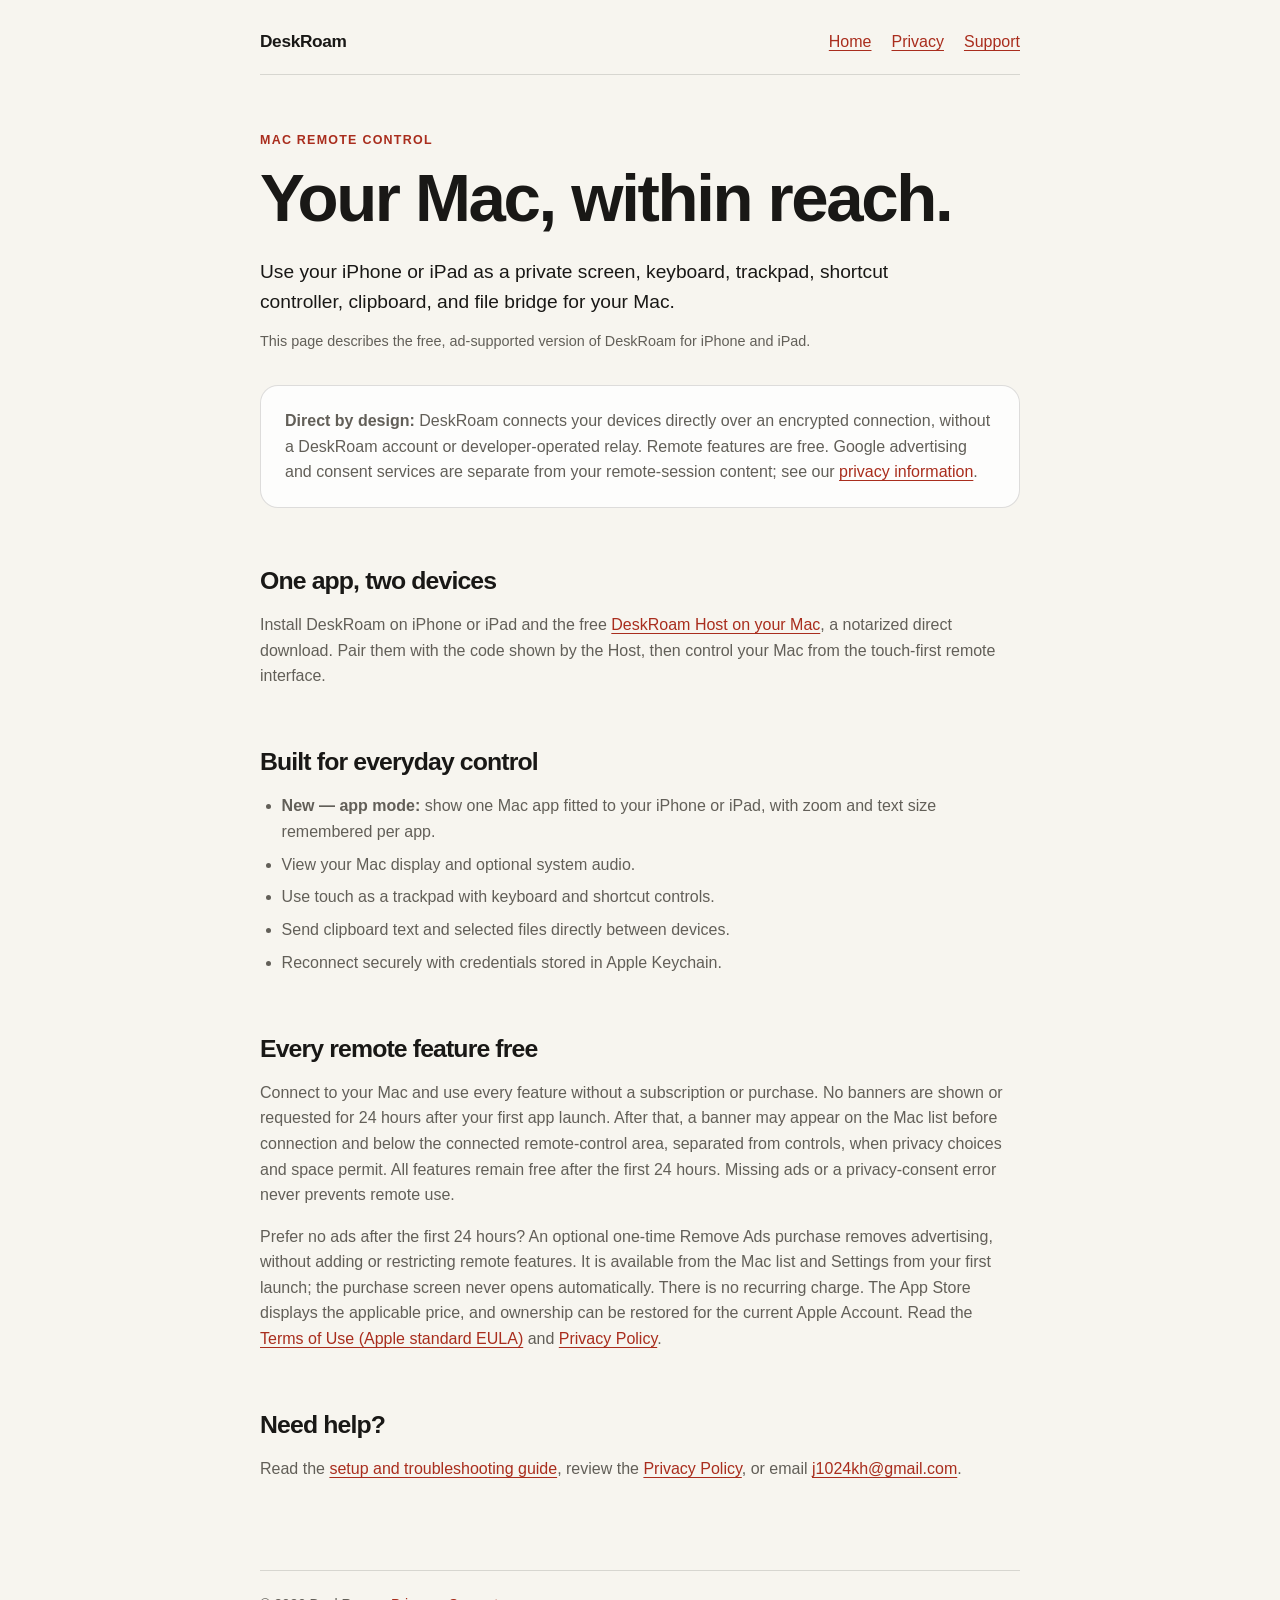
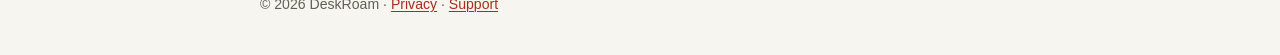
<file: index.html>
<!doctype html>
<html lang="en">
<head>
  <meta charset="utf-8">
  <meta name="viewport" content="width=device-width, initial-scale=1">
  <meta name="description" content="DeskRoam turns your iPhone or iPad into a private remote screen, keyboard, and trackpad for your Mac.">
  <title>DeskRoam — Your Mac, within reach</title>
  <link rel="stylesheet" href="assets/site.css">
</head>
<body>
  <header class="site-header">
    <a class="brand" aria-current="page" href="index.html">DeskRoam</a>
    <nav aria-label="Site navigation">
      <a aria-current="page" href="index.html">Home</a>
      <a href="privacy-ad-supported.html">Privacy</a>
      <a href="support.html">Support</a>
    </nav>
  </header>

  <main>
    <p class="eyebrow">Mac remote control</p>
    <h1>Your Mac, within reach.</h1>
    <p class="lede">Use your iPhone or iPad as a private screen, keyboard, trackpad, shortcut controller, clipboard, and file bridge for your Mac.</p>
    <p class="updated">This page describes the free, ad-supported version of DeskRoam for iPhone and iPad.</p>

    <div class="summary">
      <p><strong>Direct by design:</strong> DeskRoam connects your devices directly over an encrypted connection, without a DeskRoam account or developer-operated relay. Remote features are free. Google advertising and consent services are separate from your remote-session content; see our <a href="privacy-ad-supported.html">privacy information</a>.</p>
    </div>

    <h2>One app, two devices</h2>
    <p>Install DeskRoam on iPhone or iPad and the free <a href="host.html">DeskRoam Host on your Mac</a>, a notarized direct download. Pair them with the code shown by the Host, then control your Mac from the touch-first remote interface.</p>

    <h2>Built for everyday control</h2>
    <ul>
      <li><strong>New — app mode:</strong> show one Mac app fitted to your iPhone or iPad, with zoom and text size remembered per app.</li>
      <li>View your Mac display and optional system audio.</li>
      <li>Use touch as a trackpad with keyboard and shortcut controls.</li>
      <li>Send clipboard text and selected files directly between devices.</li>
      <li>Reconnect securely with credentials stored in Apple Keychain.</li>
    </ul>

    <h2>Every remote feature free</h2>
    <p>Connect to your Mac and use every feature without a subscription or purchase. No banners are shown or requested for 24 hours after your first app launch. After that, a banner may appear on the Mac list before connection and below the connected remote-control area, separated from controls, when privacy choices and space permit. All features remain free after the first 24 hours. Missing ads or a privacy-consent error never prevents remote use.</p>

    <p>Prefer no ads after the first 24 hours? An optional one-time Remove Ads purchase removes advertising, without adding or restricting remote features. It is available from the Mac list and Settings from your first launch; the purchase screen never opens automatically. There is no recurring charge. The App Store displays the applicable price, and ownership can be restored for the current Apple Account. Read the <a href="https://www.apple.com/legal/internet-services/itunes/dev/stdeula/">Terms of Use (Apple standard EULA)</a> and <a href="privacy-ad-supported.html">Privacy Policy</a>.</p>

    <h2>Need help?</h2>
    <p>Read the <a href="support.html">setup and troubleshooting guide</a>, review the <a href="privacy-ad-supported.html">Privacy Policy</a>, or email <a href="mailto:j1024kh@gmail.com">j1024kh@gmail.com</a>.</p>
  </main>

  <footer class="site-footer">© 2026 DeskRoam · <a href="privacy-ad-supported.html">Privacy</a> · <a href="support.html">Support</a></footer>
</body>
</html>
</file>
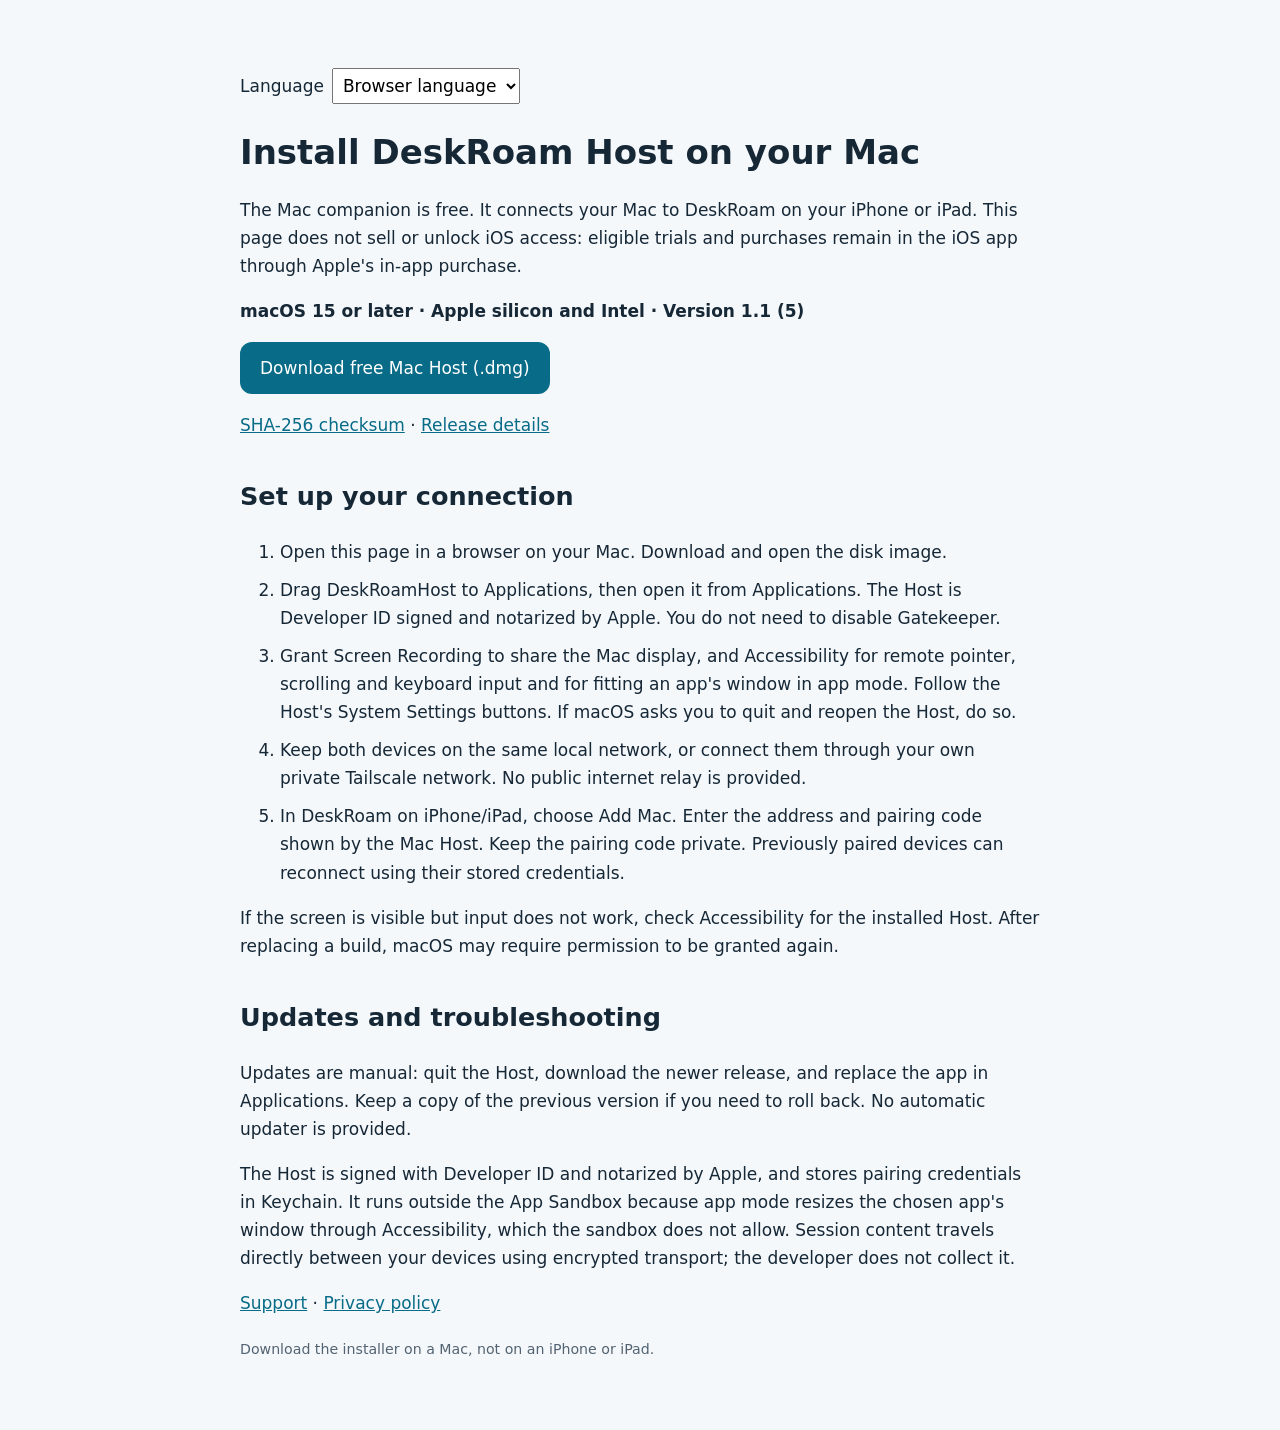
<file: host.html>
<!doctype html>
<html lang="en"><head><meta charset="utf-8"><meta name="viewport" content="width=device-width,initial-scale=1"><title>Install DeskRoam Host</title>
<style>body{font:17px/1.65 system-ui,sans-serif;background:#f4f8fb;color:#162736;margin:0}main{max-width:800px;margin:40px auto;padding:28px}h1{line-height:1.2}a{color:#086b87}.download{display:inline-block;background:#086b87;color:white;padding:12px 20px;border-radius:12px;text-decoration:none}section{margin-top:36px}small{color:#536371}li{margin:10px 0}nav{margin-bottom:28px}select{font:inherit;max-width:100%;padding:6px;margin-left:8px}a:focus-visible,select:focus-visible{outline:3px solid #162736;outline-offset:4px}[hidden]{display:none}</style></head>
<body><main>
<nav id="locale-controls" hidden><label for="locale" data-i18n="language">Language</label><select id="locale"><option value="auto" data-i18n="auto">Browser language</option><option value="en">English</option><option value="ko">한국어</option><option value="de">Deutsch</option><option value="fr">Français</option><option value="ja">日本語</option><option value="zh-Hans">简体中文</option></select></nav>
<h1 data-i18n="heading">Install DeskRoam Host on your Mac</h1>
<p data-i18n="intro">The Mac companion is free. It connects your Mac to DeskRoam on your iPhone or iPad. This page does not sell or unlock iOS access: eligible trials and purchases remain in the iOS app through Apple's in-app purchase.</p>
<p><strong data-i18n="requirements">macOS 15 or later · Apple silicon and Intel · Version 1.1 (5)</strong></p>
<a class="download" data-i18n="download" href="https://github.com/kelvin1024/deskroam-privacy/releases/download/host-v1.1-build5/DeskRoamHost-1.1-5.dmg">Download free Mac Host (.dmg)</a>
<p><a data-i18n="checksum" href="https://github.com/kelvin1024/deskroam-privacy/releases/download/host-v1.1-build5/SHA256SUMS.txt">SHA-256 checksum</a> · <a data-i18n="release" href="https://github.com/kelvin1024/deskroam-privacy/releases/tag/host-v1.1-build5">Release details</a></p>
<section><h2 data-i18n="setup">Set up your connection</h2><ol>
<li data-i18n="step1">Open this page in a browser on your Mac. Download and open the disk image.</li>
<li data-i18n="step2">Drag DeskRoamHost to Applications, then open it from Applications. The Host is Developer ID signed and notarized by Apple. You do not need to disable Gatekeeper.</li>
<li data-i18n="step3">Grant Screen Recording to share the Mac display, and Accessibility for remote pointer, scrolling and keyboard input and for fitting an app's window in app mode. Follow the Host's System Settings buttons. If macOS asks you to quit and reopen the Host, do so.</li>
<li data-i18n="step4">Keep both devices on the same local network, or connect them through your own private Tailscale network. No public internet relay is provided.</li>
<li data-i18n="step5">In DeskRoam on iPhone/iPad, choose Add Mac. Enter the address and pairing code shown by the Mac Host. Keep the pairing code private. Previously paired devices can reconnect using their stored credentials.</li>
</ol><p data-i18n="input">If the screen is visible but input does not work, check Accessibility for the installed Host. After replacing a build, macOS may require permission to be granted again.</p></section>
<section><h2 data-i18n="updates">Updates and troubleshooting</h2><p data-i18n="manual">Updates are manual: quit the Host, download the newer release, and replace the app in Applications. Keep a copy of the previous version if you need to roll back. No automatic updater is provided.</p><p data-i18n="privacy">The Host is signed with Developer ID and notarized by Apple, and stores pairing credentials in Keychain. It runs outside the App Sandbox because app mode resizes the chosen app's window through Accessibility, which the sandbox does not allow. Session content travels directly between your devices using encrypted transport; the developer does not collect it.</p><p><a data-i18n="support" href="./support.html">Support</a> · <a data-i18n="policy" href="./">Privacy policy</a></p></section>
<small data-i18n="footer">Download the installer on a Mac, not on an iPhone or iPad.</small></main>
<script>
'use strict';
(() => {
  const messages = {
    en: {
      title: 'Install DeskRoam Host', language: 'Language', auto: 'Browser language', heading: 'Install DeskRoam Host on your Mac',
      intro: "The Mac companion is free. It connects your Mac to DeskRoam on your iPhone or iPad. This page does not sell or unlock iOS access: eligible trials and purchases remain in the iOS app through Apple's in-app purchase.",
      requirements: 'macOS 15 or later · Apple silicon and Intel · Version 1.1 (5)', download: 'Download free Mac Host (.dmg)', checksum: 'SHA-256 checksum', release: 'Release details', setup: 'Set up your connection',
      step1: 'Open this page in a browser on your Mac. Download and open the disk image.',
      step2: 'Drag DeskRoamHost to Applications, then open it from Applications. The Host is Developer ID signed and notarized by Apple. You do not need to disable Gatekeeper.',
      step3: "Grant Screen Recording to share the Mac display, and Accessibility for remote pointer, scrolling and keyboard input and for fitting an app's window in app mode. Follow the Host's System Settings buttons. If macOS asks you to quit and reopen the Host, do so.",
      step4: 'Keep both devices on the same local network, or connect them through your own private Tailscale network. No public internet relay is provided.',
      step5: 'In DeskRoam on iPhone/iPad, choose Add Mac. Enter the address and pairing code shown by the Mac Host. Keep the pairing code private. Previously paired devices can reconnect using their stored credentials.',
      input: 'If the screen is visible but input does not work, check Accessibility for the installed Host. After replacing a build, macOS may require permission to be granted again.',
      updates: 'Updates and troubleshooting', manual: 'Updates are manual: quit the Host, download the newer release, and replace the app in Applications. Keep a copy of the previous version if you need to roll back. No automatic updater is provided.',
      privacy: "The Host is signed with Developer ID and notarized by Apple, and stores pairing credentials in Keychain. It runs outside the App Sandbox because app mode resizes the chosen app's window through Accessibility, which the sandbox does not allow. Session content travels directly between your devices using encrypted transport; the developer does not collect it.", support: 'Support', policy: 'Privacy policy', footer: 'Download the installer on a Mac, not on an iPhone or iPad.'
    },
    ko: {
      title: 'DeskRoam Host 설치', language: '언어', auto: '브라우저 언어', heading: 'Mac에 DeskRoam Host 설치하기',
      intro: 'Mac용 호스트는 무료입니다. iPhone 또는 iPad의 DeskRoam과 Mac을 연결합니다. 이용 대상에 해당하는 무료 체험과 구매는 iOS 앱에서 Apple 앱 내 구입으로 제공되며, 이 페이지에서는 결제하거나 iOS 앱 이용 권한을 구매하지 않습니다.',
      requirements: 'macOS 15 이상 · Apple Silicon 및 Intel 지원 · 버전 1.1 (5)', download: '무료 Mac 호스트 다운로드 (.dmg)', checksum: 'SHA-256 체크섬', release: '출시 정보', setup: '연결 설정하기',
      step1: 'Mac의 브라우저에서 이 페이지를 열고 설치 파일을 다운로드한 뒤 실행해 주세요.',
      step2: 'DeskRoamHost를 응용 프로그램 폴더로 드래그한 후 해당 폴더에서 실행해 주세요. Developer ID 서명과 Apple 공증을 거친 앱이며, Gatekeeper를 해제할 필요가 없습니다.',
      step3: '화면 공유를 위해 화면 기록 권한을, 마우스·스크롤·키보드 원격 입력과 앱 모드의 창 맞춤을 위해 손쉬운 사용 권한을 허용해 주세요. 호스트의 시스템 설정 버튼을 이용해 주세요. macOS에서 앱을 종료하고 다시 열도록 안내하면 따라 주세요.',
      step4: '두 기기를 같은 로컬 네트워크에 연결하거나 개인 Tailscale 네트워크를 사용해 주세요. 공개 인터넷 중계 서비스는 제공하지 않습니다.',
      step5: 'iPhone/iPad의 DeskRoam에서 Mac 추가를 선택하고, Mac 호스트에 표시된 주소와 페어링 코드를 입력해 주세요. 페어링 코드는 다른 사람에게 공개하지 마세요. 이미 페어링된 기기는 저장된 자격 증명으로 다시 연결할 수 있습니다.',
      input: '화면은 보이지만 입력이 되지 않으면 설치된 호스트의 손쉬운 사용 권한을 확인해 주세요. 앱을 교체한 후에는 macOS에서 권한을 다시 허용해야 할 수 있습니다.',
      updates: '업데이트 및 문제 해결', manual: '업데이트는 수동으로 진행합니다. 호스트를 종료하고 새 설치 파일을 다운로드한 뒤 응용 프로그램 폴더의 앱을 교체해 주세요. 이전 버전으로 돌아가야 한다면 기존 앱을 별도로 보관해 주세요. 자동 업데이트 기능은 제공하지 않습니다.',
      privacy: '호스트는 Developer ID로 서명되고 Apple의 공증을 받았으며, 페어링 자격 증명은 키체인에 저장합니다. 앱 모드가 손쉬운 사용으로 선택한 앱의 창 크기를 바꾸는데 샌드박스에서는 이것이 허용되지 않아, 샌드박스 밖에서 실행됩니다. 세션 데이터는 암호화되어 기기 사이에서 직접 전송되며 개발자가 수집하지 않습니다.', support: '지원', policy: '개인정보 처리방침', footer: '설치 파일은 iPhone이나 iPad가 아닌 Mac에서 다운로드해 주세요.'
    },
    de: {
      title: 'DeskRoam Host installieren', language: 'Sprache', auto: 'Browsersprache', heading: 'DeskRoam Host auf Ihrem Mac installieren',
      intro: 'Die Mac-Begleitapp ist kostenlos. Sie verbindet Ihren Mac mit DeskRoam auf Ihrem iPhone oder iPad. Diese Seite verkauft oder aktiviert keinen iOS-Zugang: Verfügbare Testangebote und Käufe erfolgen weiterhin in der iOS-App über Apples In-App-Käufe.',
      requirements: 'macOS 15 oder neuer · Apple Silicon und Intel · Version 1.1 (5)', download: 'Kostenlosen Mac-Host herunterladen (.dmg)', checksum: 'SHA-256-Prüfsumme', release: 'Versionsinformationen', setup: 'Verbindung einrichten',
      step1: 'Öffnen Sie diese Seite im Browser auf Ihrem Mac. Laden Sie das Disk-Image herunter und öffnen Sie es.',
      step2: 'Ziehen Sie DeskRoamHost in den Ordner Programme und öffnen Sie die App dort. Der Host ist mit Developer ID signiert und von Apple notarisiert. Sie müssen Gatekeeper nicht deaktivieren.',
      step3: 'Erlauben Sie die Bildschirmaufnahme zum Teilen des Mac-Bildschirms und die Bedienungshilfen für die Fernsteuerung von Mauszeiger, Scrollen und Tastatureingaben sowie zum Anpassen eines App-Fensters im App-Modus. Nutzen Sie die Schaltflächen für die Systemeinstellungen im Host. Falls macOS Sie zum Beenden und erneuten Öffnen auffordert, folgen Sie dieser Aufforderung.',
      step4: 'Verbinden Sie beide Geräte mit demselben lokalen Netzwerk oder über Ihr eigenes privates Tailscale-Netzwerk. Es wird kein öffentlicher Internet-Relay bereitgestellt.',
      step5: 'Wählen Sie in DeskRoam auf Ihrem iPhone/iPad „Mac hinzufügen“. Geben Sie die im Mac-Host angezeigte Adresse und den Kopplungscode ein. Halten Sie den Code geheim. Bereits gekoppelte Geräte können sich mit ihren gespeicherten Zugangsdaten erneut verbinden.',
      input: 'Wenn der Bildschirm sichtbar ist, aber Eingaben nicht funktionieren, prüfen Sie die Berechtigung für Bedienungshilfen des installierten Hosts. Nach dem Ersetzen einer Version kann macOS eine erneute Freigabe verlangen.',
      updates: 'Updates und Fehlerbehebung', manual: 'Updates erfolgen manuell: Beenden Sie den Host, laden Sie die neuere Version herunter und ersetzen Sie die App im Ordner Programme. Bewahren Sie bei Bedarf eine Kopie der vorherigen Version auf. Ein automatisches Updateprogramm wird nicht bereitgestellt.',
      privacy: 'Der Host ist mit Developer ID signiert und von Apple notariell beglaubigt und speichert Kopplungsdaten im Schlüsselbund. Er läuft außerhalb der App-Sandbox, weil der App-Modus die Fenstergröße der gewählten App über die Bedienungshilfen ändert, was die Sandbox nicht erlaubt. Sitzungsinhalte werden verschlüsselt direkt zwischen Ihren Geräten übertragen; der Entwickler sammelt sie nicht.', support: 'Support', policy: 'Datenschutzerklärung', footer: 'Laden Sie das Installationsprogramm auf einem Mac herunter, nicht auf einem iPhone oder iPad.'
    },
    fr: {
      title: 'Installer DeskRoam Host', language: 'Langue', auto: 'Langue du navigateur', heading: 'Installer DeskRoam Host sur votre Mac',
      intro: 'L’app compagnon pour Mac est gratuite. Elle connecte votre Mac à DeskRoam sur votre iPhone ou iPad. Cette page ne vend ni ne débloque l’accès à iOS : les essais éligibles et les achats restent proposés dans l’app iOS via les achats intégrés Apple.',
      requirements: 'macOS 15 ou version ultérieure · Apple Silicon et Intel · Version 1.1 (5)', download: 'Télécharger le Host Mac gratuit (.dmg)', checksum: 'Somme de contrôle SHA-256', release: 'Informations sur la version', setup: 'Configurer votre connexion',
      step1: 'Ouvrez cette page dans un navigateur sur votre Mac. Téléchargez et ouvrez l’image disque.',
      step2: 'Faites glisser DeskRoamHost dans Applications, puis ouvrez l’app depuis ce dossier. Le Host est signé avec Developer ID et notarié par Apple. Vous n’avez pas besoin de désactiver Gatekeeper.',
      step3: 'Autorisez l’enregistrement de l’écran pour partager l’écran du Mac et l’accessibilité pour contrôler le pointeur, le défilement et la saisie au clavier à distance, et pour ajuster la fenêtre d’une app en mode app. Utilisez les boutons Réglages Système du Host. Si macOS vous demande de quitter puis de rouvrir le Host, suivez cette instruction.',
      step4: 'Connectez les deux appareils au même réseau local ou à votre propre réseau privé Tailscale. Aucun relais Internet public n’est fourni.',
      step5: 'Dans DeskRoam sur iPhone/iPad, choisissez « Ajouter un Mac ». Saisissez l’adresse et le code de jumelage affichés par le Host Mac. Gardez ce code confidentiel. Les appareils déjà jumelés peuvent se reconnecter avec leurs identifiants enregistrés.',
      input: 'Si l’écran est visible mais que la saisie ne fonctionne pas, vérifiez l’autorisation d’accessibilité du Host installé. Après le remplacement d’une version, macOS peut demander une nouvelle autorisation.',
      updates: 'Mises à jour et dépannage', manual: 'Les mises à jour sont manuelles : quittez le Host, téléchargez la nouvelle version et remplacez l’app dans Applications. Conservez une copie de la version précédente si vous souhaitez pouvoir revenir en arrière. Aucun programme de mise à jour automatique n’est fourni.',
      privacy: 'Le Host est signé avec Developer ID et notarié par Apple, et conserve les identifiants de jumelage dans le trousseau. Il s’exécute hors de l’App Sandbox, car le mode app redimensionne la fenêtre de l’app choisie via l’accessibilité, ce que la sandbox n’autorise pas. Le contenu des sessions est transmis directement entre vos appareils via une connexion chiffrée ; le développeur ne le collecte pas.', support: 'Assistance', policy: 'Politique de confidentialité', footer: 'Téléchargez le programme d’installation sur un Mac, et non sur un iPhone ou iPad.'
    },
    ja: {
      title: 'DeskRoam Hostのインストール', language: '言語', auto: 'ブラウザの言語', heading: 'MacにDeskRoam Hostをインストール',
      intro: 'Mac用のホストは無料です。MacとiPhoneまたはiPadのDeskRoamを接続します。このページではiOSアプリの利用権を販売・解除しません。対象となる無料トライアルと購入は、引き続きiOSアプリ内でAppleのアプリ内課金を通じて提供されます。',
      requirements: 'macOS 15以降 · Apple SiliconとIntelに対応 · バージョン1.1 (5)', download: '無料のMacホストをダウンロード (.dmg)', checksum: 'SHA-256チェックサム', release: 'リリース情報', setup: '接続の設定',
      step1: 'Macのブラウザでこのページを開き、ディスクイメージをダウンロードして開いてください。',
      step2: 'DeskRoamHostを「アプリケーション」フォルダにドラッグし、そのフォルダから起動してください。ホストはDeveloper IDで署名され、Appleの公証を受けています。Gatekeeperを無効にする必要はありません。',
      step3: 'Macの画面を共有するには「画面収録」を、ポインタ・スクロール・キーボードの遠隔操作とアプリモードでのウインドウ調整には「アクセシビリティ」を許可してください。ホストのシステム設定ボタンをご利用ください。macOSから終了して再度開くよう求められた場合は、その案内に従ってください。',
      step4: '両方のデバイスを同じローカルネットワークに接続するか、ご自身のプライベートなTailscaleネットワークをご利用ください。公開インターネット中継サービスは提供していません。',
      step5: 'iPhone/iPadのDeskRoamで「Macを追加」を選び、Macホストに表示されたアドレスとペアリングコードを入力してください。コードは他の人に公開しないでください。ペアリング済みのデバイスは、保存された認証情報で再接続できます。',
      input: '画面は表示されても入力できない場合は、インストール済みホストのアクセシビリティ権限をご確認ください。アプリを置き換えた後は、macOSで権限の再許可が必要になる場合があります。',
      updates: 'アップデートとトラブルシューティング', manual: 'アップデートは手動です。ホストを終了し、新しいリリースをダウンロードして「アプリケーション」フォルダのアプリを置き換えてください。元に戻す必要がある場合に備えて、以前のバージョンを保管してください。自動アップデート機能は提供していません。',
      privacy: 'ホストはDeveloper IDで署名され、Appleの公証を受けており、ペアリングの認証情報をキーチェーンに保存します。アプリモードはアクセシビリティを使って選んだアプリのウインドウの大きさを変えますが、サンドボックスではこれが許可されないため、サンドボックスの外で動作します。セッションの内容は暗号化され、デバイス間で直接送信されます。開発者は収集しません。', support: 'サポート', policy: 'プライバシーポリシー', footer: 'インストーラはiPhoneやiPadではなく、Macでダウンロードしてください。'
    },
    'zh-Hans': {
      title: '安装DeskRoam Host', language: '语言', auto: '浏览器语言', heading: '在Mac上安装DeskRoam Host',
      intro: 'Mac端主机应用免费提供，可将您的Mac连接到iPhone或iPad上的DeskRoam。本页面不出售或解锁iOS应用的使用权限：符合条件的试用和购买仍通过iOS应用内的Apple App内购买提供。',
      requirements: 'macOS 15或更高版本 · 支持Apple Silicon和Intel · 版本1.1 (5)', download: '下载免费Mac主机 (.dmg)', checksum: 'SHA-256校验和', release: '版本详情', setup: '设置连接',
      step1: '请在Mac的浏览器中打开此页面，下载并打开磁盘映像。',
      step2: '请将DeskRoamHost拖入“应用程序”文件夹，然后从该文件夹打开。主机应用已使用Developer ID签名并通过Apple公证，无需关闭Gatekeeper。',
      step3: '请允许“屏幕录制”以共享Mac屏幕，并允许“辅助功能”以远程控制指针、滚动和键盘输入，以及在应用模式下调整应用窗口。请使用主机中的系统设置按钮。如果macOS要求退出并重新打开主机，请按照提示操作。',
      step4: '请将两台设备连接到同一本地网络，或使用您自己的私有Tailscale网络。不提供公共互联网中继服务。',
      step5: '请在iPhone/iPad的DeskRoam中选择“添加Mac”，输入Mac主机显示的地址和配对码。请勿向他人公开配对码。已配对的设备可以使用已保存的凭据重新连接。',
      input: '如果能看到屏幕但无法输入，请检查已安装主机的辅助功能权限。替换应用版本后，macOS可能要求重新授予权限。',
      updates: '更新与故障排查', manual: '更新需要手动操作：请退出主机，下载新版本，并替换“应用程序”文件夹中的应用。如需回退，请保留旧版本的副本。不提供自动更新程序。',
      privacy: '主机使用Developer ID签名并经过Apple公证，配对凭据存储在钥匙串中。应用模式需要通过辅助功能调整所选应用的窗口大小，而沙盒不允许这样做，因此主机在沙盒之外运行。会话内容通过加密连接在您的设备之间直接传输，开发者不会收集这些内容。', support: '支持', policy: '隐私政策', footer: '请在Mac上下载安装程序，而不是在iPhone或iPad上下载。'
    }
  };
  function supportedLocale(value) {
    if (typeof value !== 'string') return null;
    const tag = value.trim();
    if (tag.length > 64 || !/^[a-z]{2,3}(?:-[a-z0-9]{2,8})*$/i.test(tag)) return null;
    let parsed;
    try { parsed = new Intl.Locale(tag); } catch { return null; }
    if (['en', 'ko', 'de', 'fr', 'ja'].includes(parsed.language)) return parsed.language;
    if (parsed.language !== 'zh') return null;
    if (parsed.script === 'Hant') return null;
    if (parsed.script === 'Hans') return 'zh-Hans';
    return !parsed.script && ['CN', 'SG'].includes(parsed.region) ? 'zh-Hans' : null;
  }
  function browserLocale() {
    const preferences = Array.isArray(navigator.languages) ? navigator.languages : [];
    for (const value of [...preferences, navigator.language]) {
      const locale = supportedLocale(value);
      if (locale) return locale;
    }
    return 'en';
  }
  const selector = document.getElementById('locale');
  function applyLocale(locale) {
    const strings = messages[locale];
    document.documentElement.lang = locale;
    document.title = strings.title;
    document.querySelectorAll('[data-i18n]').forEach(node => { node.textContent = strings[node.dataset.i18n]; });
  }
  const override = supportedLocale(new URLSearchParams(location.search).get('lang'));
  selector.value = override || 'auto';
  applyLocale(override || browserLocale());
  selector.addEventListener('change', () => {
    const selected = supportedLocale(selector.value);
    applyLocale(selected || browserLocale());
    const url = new URL(location.href);
    if (selected) url.searchParams.set('lang', selected);
    else url.searchParams.delete('lang');
    history.replaceState(null, '', url.href);
  });
  document.getElementById('locale-controls').hidden = false;
})();
</script></body></html>
</file>
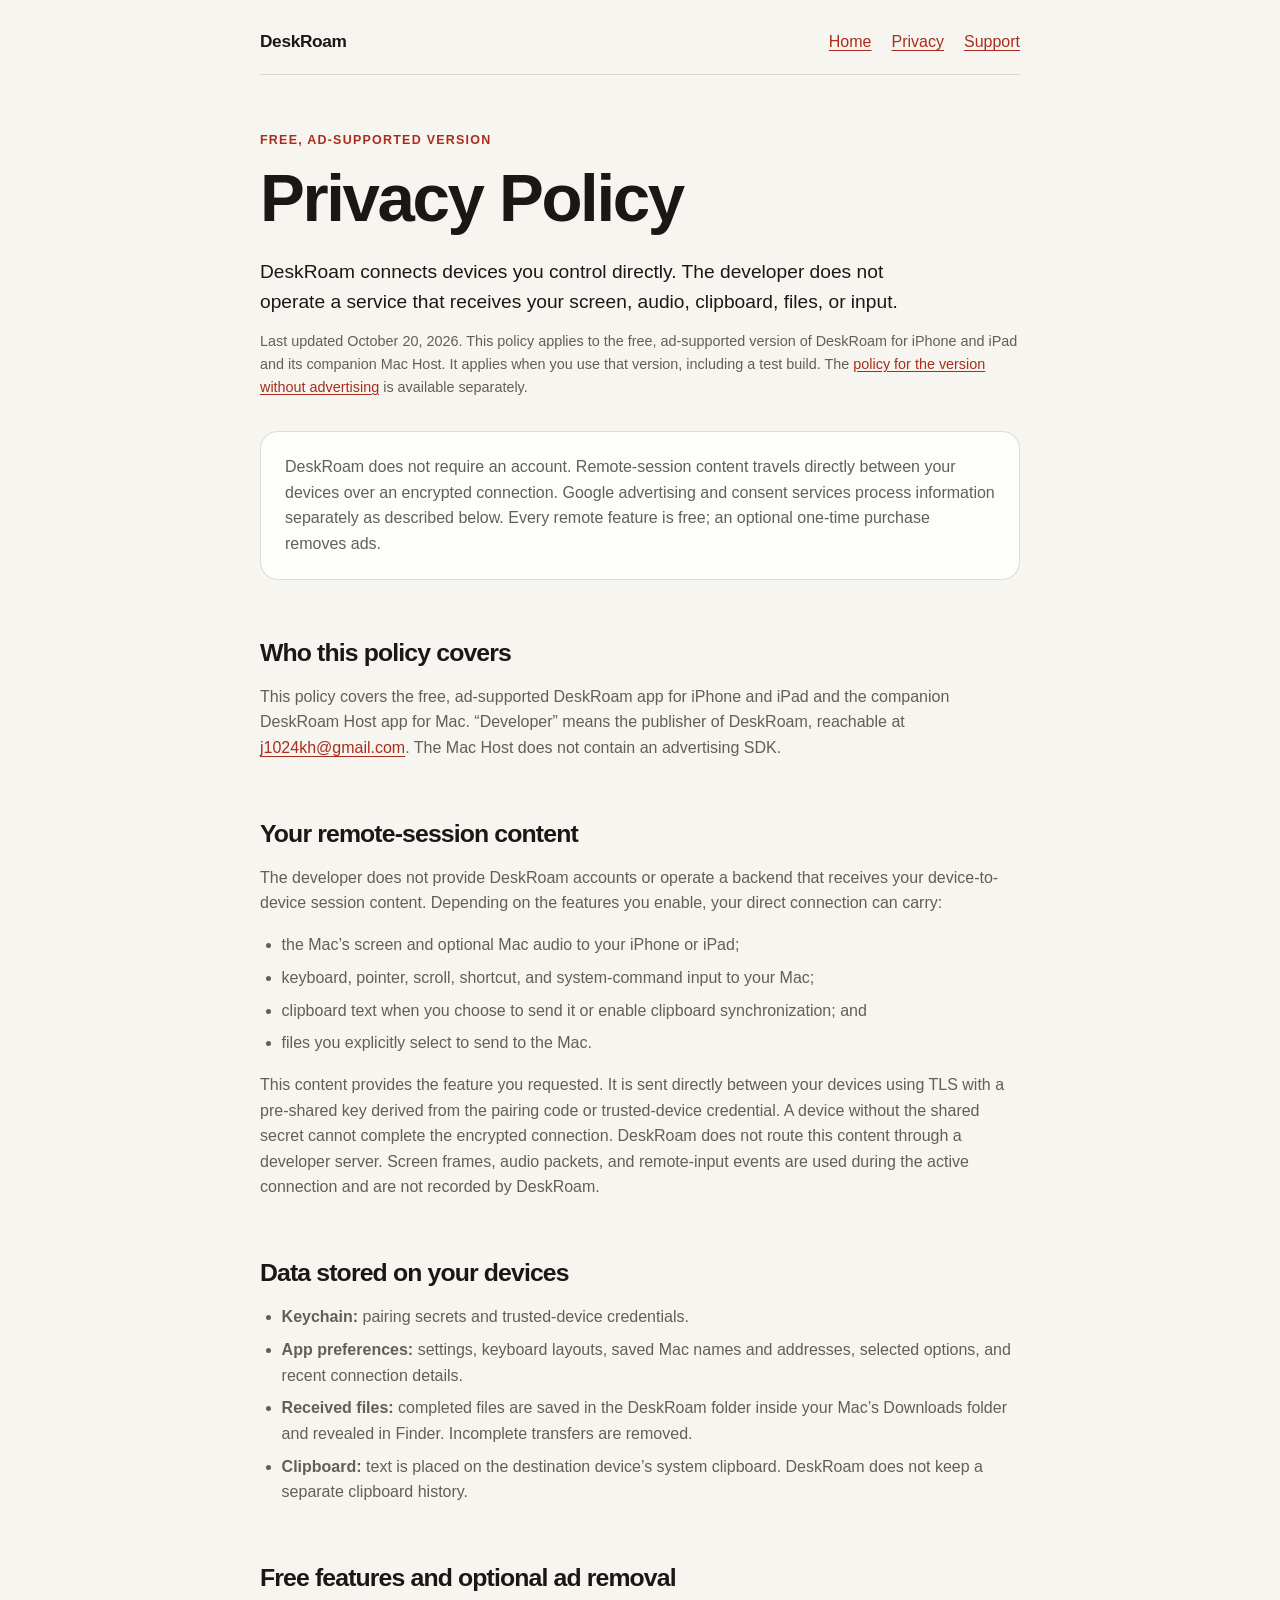
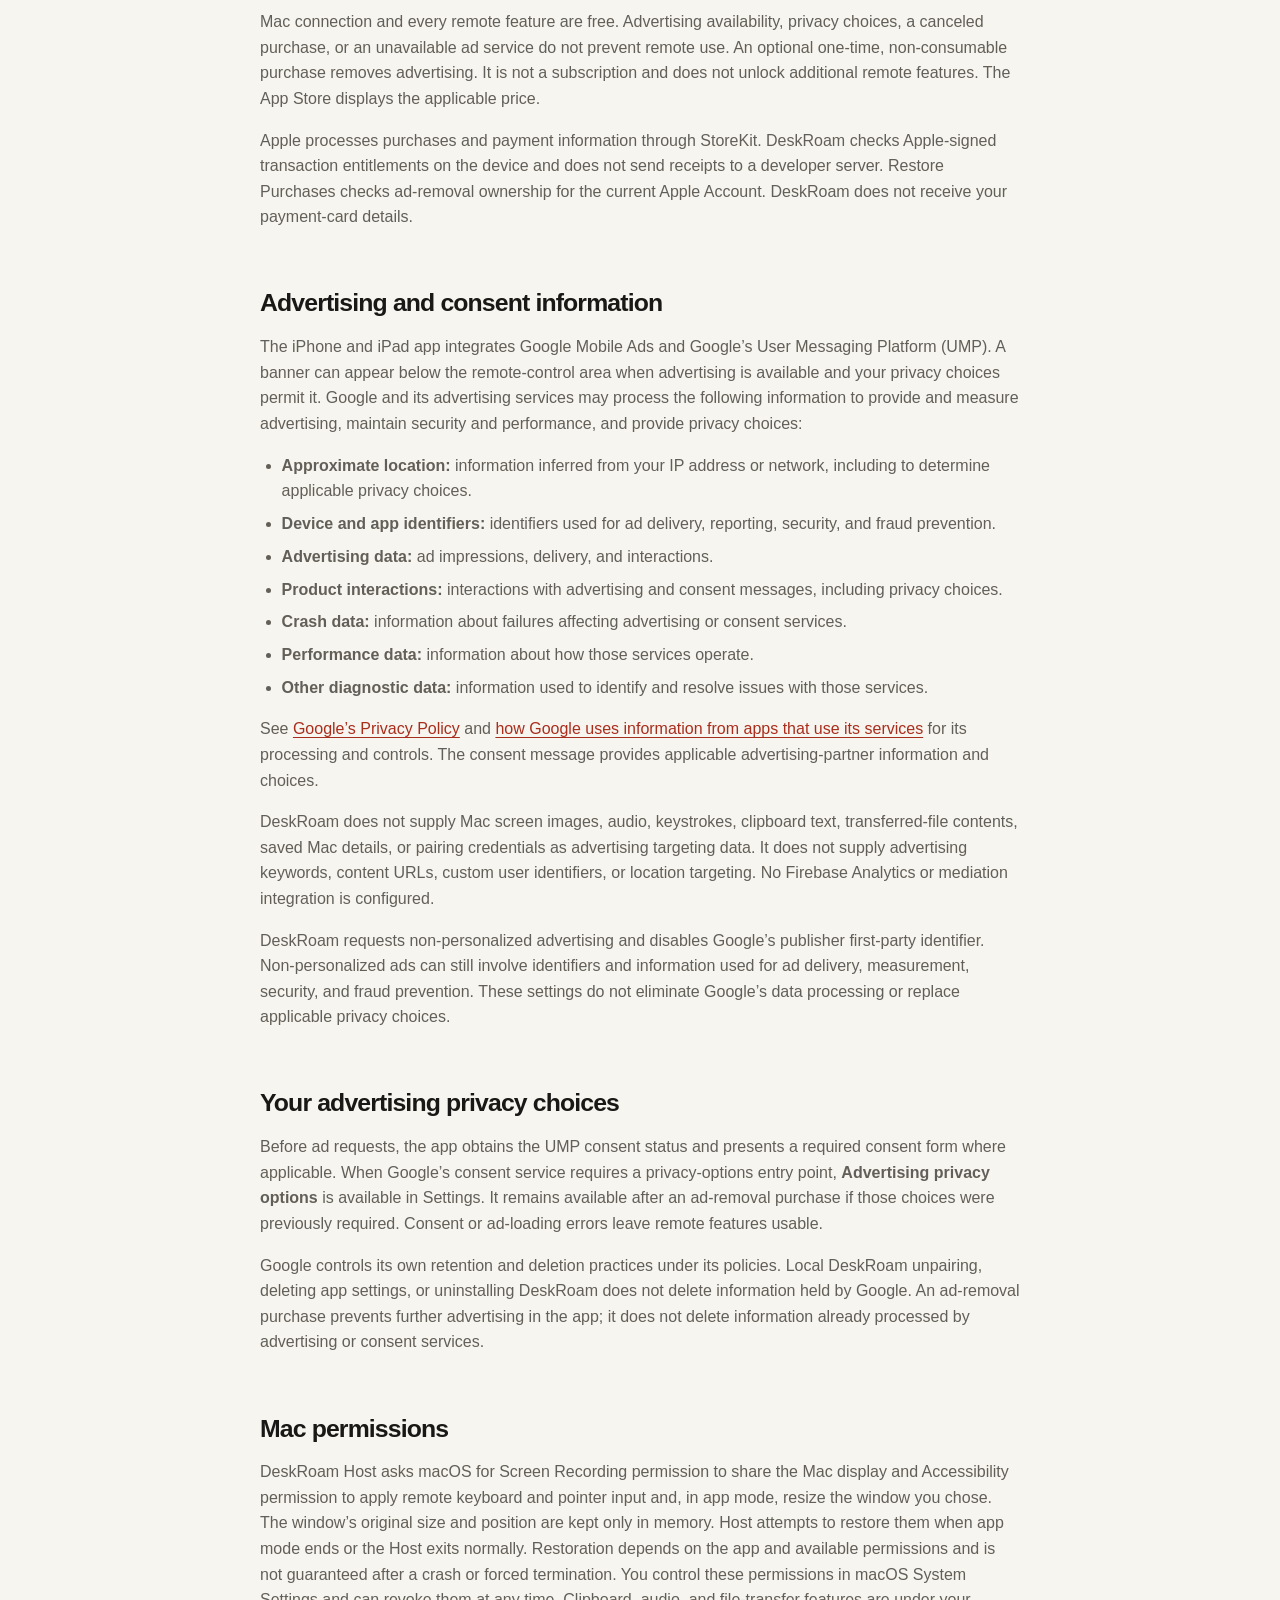
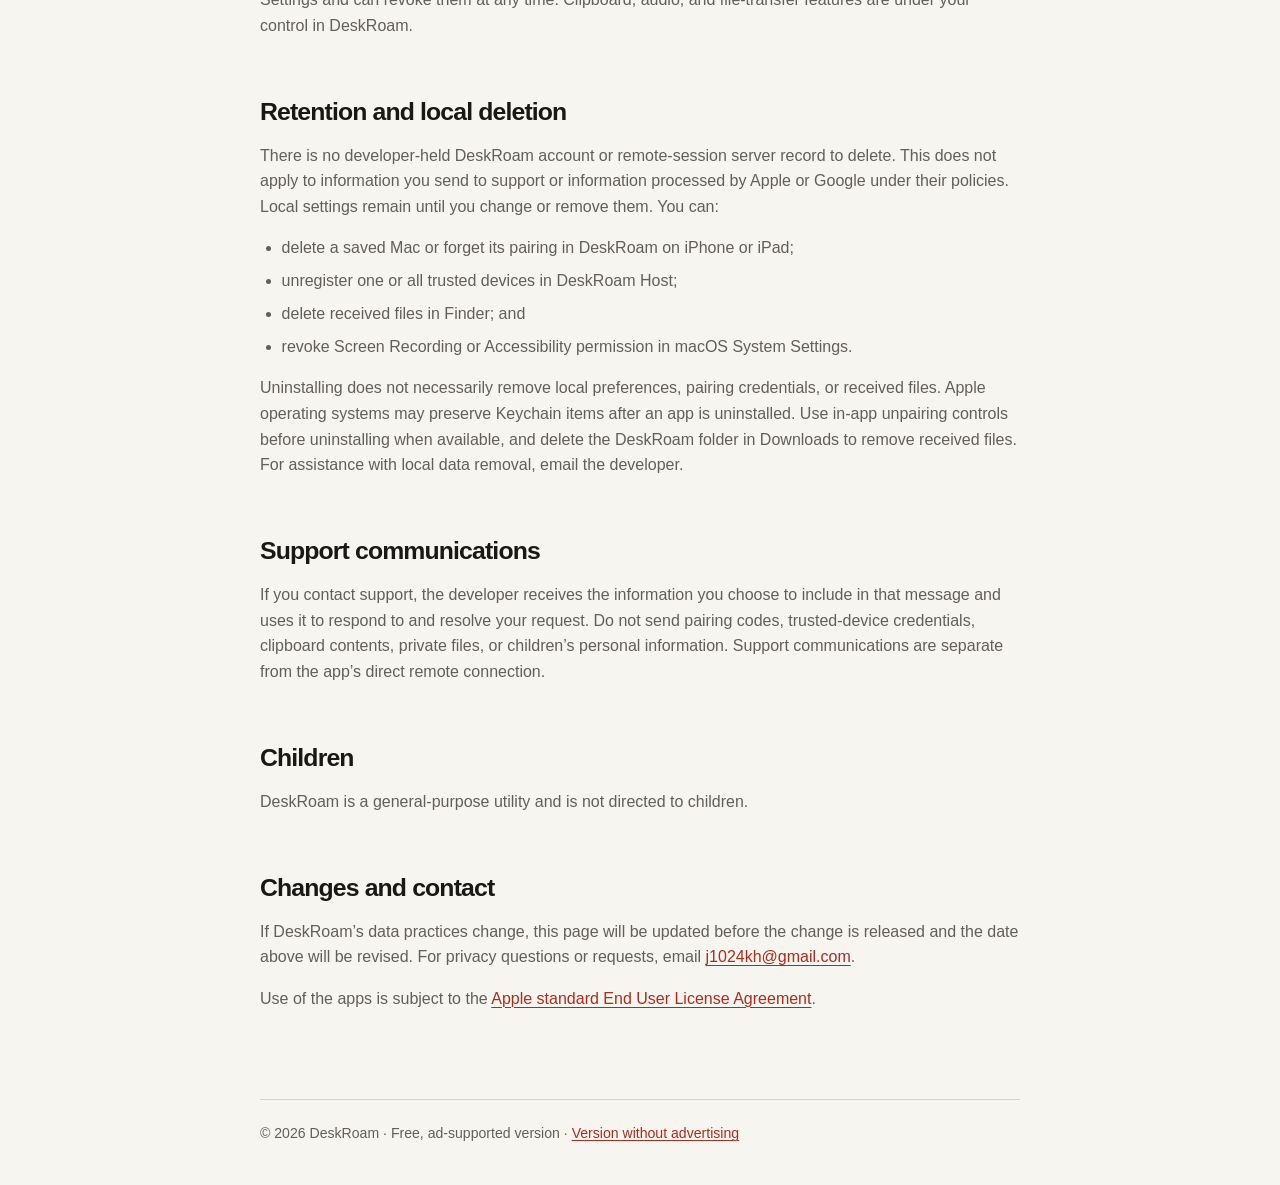
<file: privacy-ad-supported.html>
<!doctype html>
<html lang="en">
<head>
  <meta charset="utf-8">
  <meta name="viewport" content="width=device-width, initial-scale=1">
  <meta name="description" content="Privacy policy for the free, ad-supported version of DeskRoam">
  <title>Privacy Policy — DeskRoam Free with Ads</title>
  <link rel="stylesheet" href="assets/site.css">
</head>
<body>
  <header class="site-header">
    <a class="brand" href="index.html">DeskRoam</a>
    <nav aria-label="Site navigation">
      <a href="index.html">Home</a>
      <a aria-current="page" href="privacy-ad-supported.html">Privacy</a>
      <a href="support.html">Support</a>
    </nav>
  </header>

  <main>
    <p class="eyebrow">Free, ad-supported version</p>
    <h1>Privacy Policy</h1>
    <p class="lede">DeskRoam connects devices you control directly. The developer does not operate a service that receives your screen, audio, clipboard, files, or input.</p>
    <p class="updated">Last updated October 20, 2026. This policy applies to the free, ad-supported version of DeskRoam for iPhone and iPad and its companion Mac Host. It applies when you use that version, including a test build. The <a href="privacy.html">policy for the version without advertising</a> is available separately.</p>

    <div class="summary">
      <p>DeskRoam does not require an account. Remote-session content travels directly between your devices over an encrypted connection. Google advertising and consent services process information separately as described below. Every remote feature is free; an optional one-time purchase removes ads.</p>
    </div>

    <h2>Who this policy covers</h2>
    <p>This policy covers the free, ad-supported DeskRoam app for iPhone and iPad and the companion DeskRoam Host app for Mac. “Developer” means the publisher of DeskRoam, reachable at <a href="mailto:j1024kh@gmail.com">j1024kh@gmail.com</a>. The Mac Host does not contain an advertising SDK.</p>

    <h2>Your remote-session content</h2>
    <p>The developer does not provide DeskRoam accounts or operate a backend that receives your device-to-device session content. Depending on the features you enable, your direct connection can carry:</p>
    <ul>
      <li>the Mac’s screen and optional Mac audio to your iPhone or iPad;</li>
      <li>keyboard, pointer, scroll, shortcut, and system-command input to your Mac;</li>
      <li>clipboard text when you choose to send it or enable clipboard synchronization; and</li>
      <li>files you explicitly select to send to the Mac.</li>
    </ul>
    <p>This content provides the feature you requested. It is sent directly between your devices using TLS with a pre-shared key derived from the pairing code or trusted-device credential. A device without the shared secret cannot complete the encrypted connection. DeskRoam does not route this content through a developer server. Screen frames, audio packets, and remote-input events are used during the active connection and are not recorded by DeskRoam.</p>

    <h2>Data stored on your devices</h2>
    <ul>
      <li><strong>Keychain:</strong> pairing secrets and trusted-device credentials.</li>
      <li><strong>App preferences:</strong> settings, keyboard layouts, saved Mac names and addresses, selected options, and recent connection details.</li>
      <li><strong>Received files:</strong> completed files are saved in the DeskRoam folder inside your Mac’s Downloads folder and revealed in Finder. Incomplete transfers are removed.</li>
      <li><strong>Clipboard:</strong> text is placed on the destination device’s system clipboard. DeskRoam does not keep a separate clipboard history.</li>
    </ul>

    <h2>Free features and optional ad removal</h2>
    <p>Mac connection and every remote feature are free. Advertising availability, privacy choices, a canceled purchase, or an unavailable ad service do not prevent remote use. An optional one-time, non-consumable purchase removes advertising. It is not a subscription and does not unlock additional remote features. The App Store displays the applicable price.</p>
    <p>Apple processes purchases and payment information through StoreKit. DeskRoam checks Apple-signed transaction entitlements on the device and does not send receipts to a developer server. Restore Purchases checks ad-removal ownership for the current Apple Account. DeskRoam does not receive your payment-card details.</p>

    <h2>Advertising and consent information</h2>
    <p>The iPhone and iPad app integrates Google Mobile Ads and Google’s User Messaging Platform (UMP). A banner can appear below the remote-control area when advertising is available and your privacy choices permit it. Google and its advertising services may process the following information to provide and measure advertising, maintain security and performance, and provide privacy choices:</p>
    <ul>
      <li><strong>Approximate location:</strong> information inferred from your IP address or network, including to determine applicable privacy choices.</li>
      <li><strong>Device and app identifiers:</strong> identifiers used for ad delivery, reporting, security, and fraud prevention.</li>
      <li><strong>Advertising data:</strong> ad impressions, delivery, and interactions.</li>
      <li><strong>Product interactions:</strong> interactions with advertising and consent messages, including privacy choices.</li>
      <li><strong>Crash data:</strong> information about failures affecting advertising or consent services.</li>
      <li><strong>Performance data:</strong> information about how those services operate.</li>
      <li><strong>Other diagnostic data:</strong> information used to identify and resolve issues with those services.</li>
    </ul>
    <p>See <a href="https://policies.google.com/privacy">Google’s Privacy Policy</a> and <a href="https://policies.google.com/technologies/partner-sites">how Google uses information from apps that use its services</a> for its processing and controls. The consent message provides applicable advertising-partner information and choices.</p>
    <p>DeskRoam does not supply Mac screen images, audio, keystrokes, clipboard text, transferred-file contents, saved Mac details, or pairing credentials as advertising targeting data. It does not supply advertising keywords, content URLs, custom user identifiers, or location targeting. No Firebase Analytics or mediation integration is configured.</p>
    <p>DeskRoam requests non-personalized advertising and disables Google’s publisher first-party identifier. Non-personalized ads can still involve identifiers and information used for ad delivery, measurement, security, and fraud prevention. These settings do not eliminate Google’s data processing or replace applicable privacy choices.</p>

    <h2>Your advertising privacy choices</h2>
    <p>Before ad requests, the app obtains the UMP consent status and presents a required consent form where applicable. When Google’s consent service requires a privacy-options entry point, <strong>Advertising privacy options</strong> is available in Settings. It remains available after an ad-removal purchase if those choices were previously required. Consent or ad-loading errors leave remote features usable.</p>
    <p>Google controls its own retention and deletion practices under its policies. Local DeskRoam unpairing, deleting app settings, or uninstalling DeskRoam does not delete information held by Google. An ad-removal purchase prevents further advertising in the app; it does not delete information already processed by advertising or consent services.</p>

    <h2>Mac permissions</h2>
    <p>DeskRoam Host asks macOS for Screen Recording permission to share the Mac display and Accessibility permission to apply remote keyboard and pointer input and, in app mode, resize the window you chose. The window’s original size and position are kept only in memory. Host attempts to restore them when app mode ends or the Host exits normally. Restoration depends on the app and available permissions and is not guaranteed after a crash or forced termination. You control these permissions in macOS System Settings and can revoke them at any time. Clipboard, audio, and file-transfer features are under your control in DeskRoam.</p>

    <h2>Retention and local deletion</h2>
    <p>There is no developer-held DeskRoam account or remote-session server record to delete. This does not apply to information you send to support or information processed by Apple or Google under their policies. Local settings remain until you change or remove them. You can:</p>
    <ul>
      <li>delete a saved Mac or forget its pairing in DeskRoam on iPhone or iPad;</li>
      <li>unregister one or all trusted devices in DeskRoam Host;</li>
      <li>delete received files in Finder; and</li>
      <li>revoke Screen Recording or Accessibility permission in macOS System Settings.</li>
    </ul>
    <p>Uninstalling does not necessarily remove local preferences, pairing credentials, or received files. Apple operating systems may preserve Keychain items after an app is uninstalled. Use in-app unpairing controls before uninstalling when available, and delete the DeskRoam folder in Downloads to remove received files. For assistance with local data removal, email the developer.</p>

    <h2>Support communications</h2>
    <p>If you contact support, the developer receives the information you choose to include in that message and uses it to respond to and resolve your request. Do not send pairing codes, trusted-device credentials, clipboard contents, private files, or children’s personal information. Support communications are separate from the app’s direct remote connection.</p>

    <h2>Children</h2>
    <p>DeskRoam is a general-purpose utility and is not directed to children.</p>

    <h2>Changes and contact</h2>
    <p>If DeskRoam’s data practices change, this page will be updated before the change is released and the date above will be revised. For privacy questions or requests, email <a href="mailto:j1024kh@gmail.com">j1024kh@gmail.com</a>.</p>
    <p>Use of the apps is subject to the <a href="https://www.apple.com/legal/internet-services/itunes/dev/stdeula/">Apple standard End User License Agreement</a>.</p>
  </main>

  <footer class="site-footer">© 2026 DeskRoam · Free, ad-supported version · <a href="privacy.html">Version without advertising</a></footer>
</body>
</html>
</file>
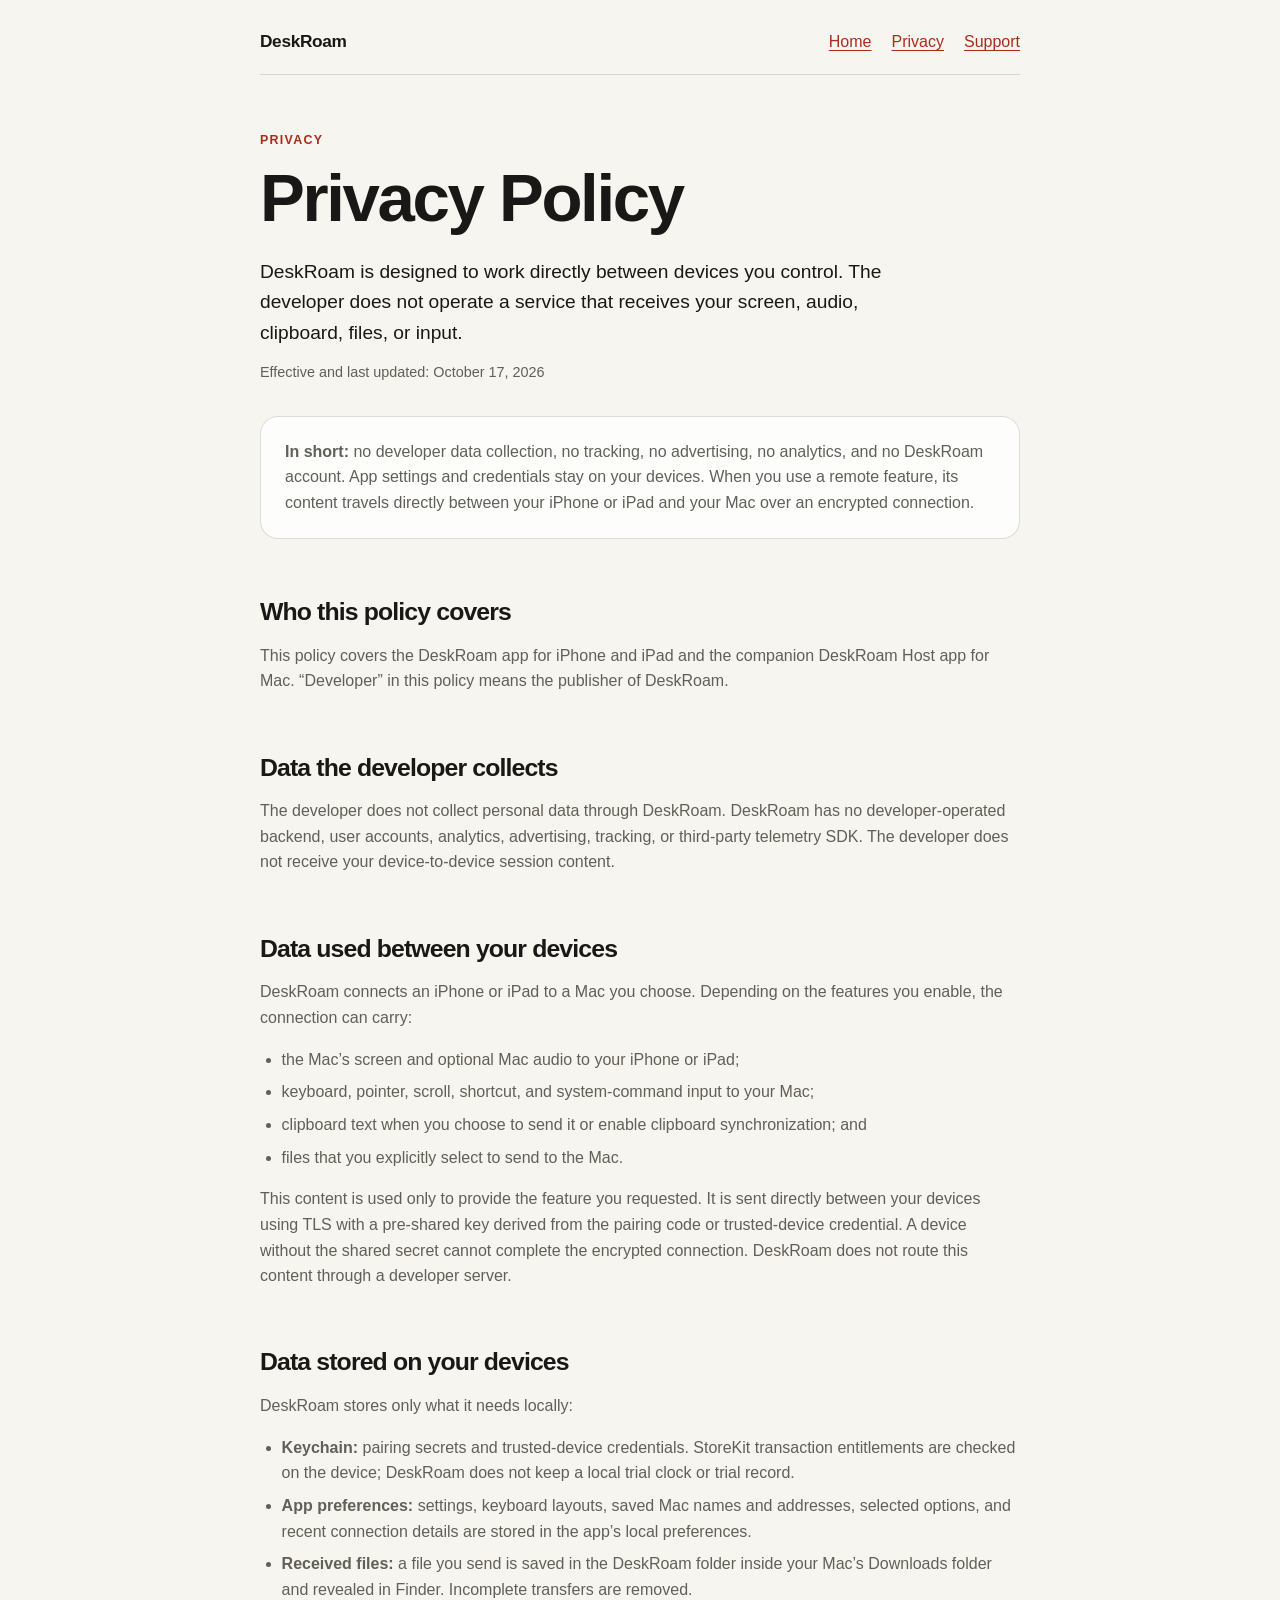
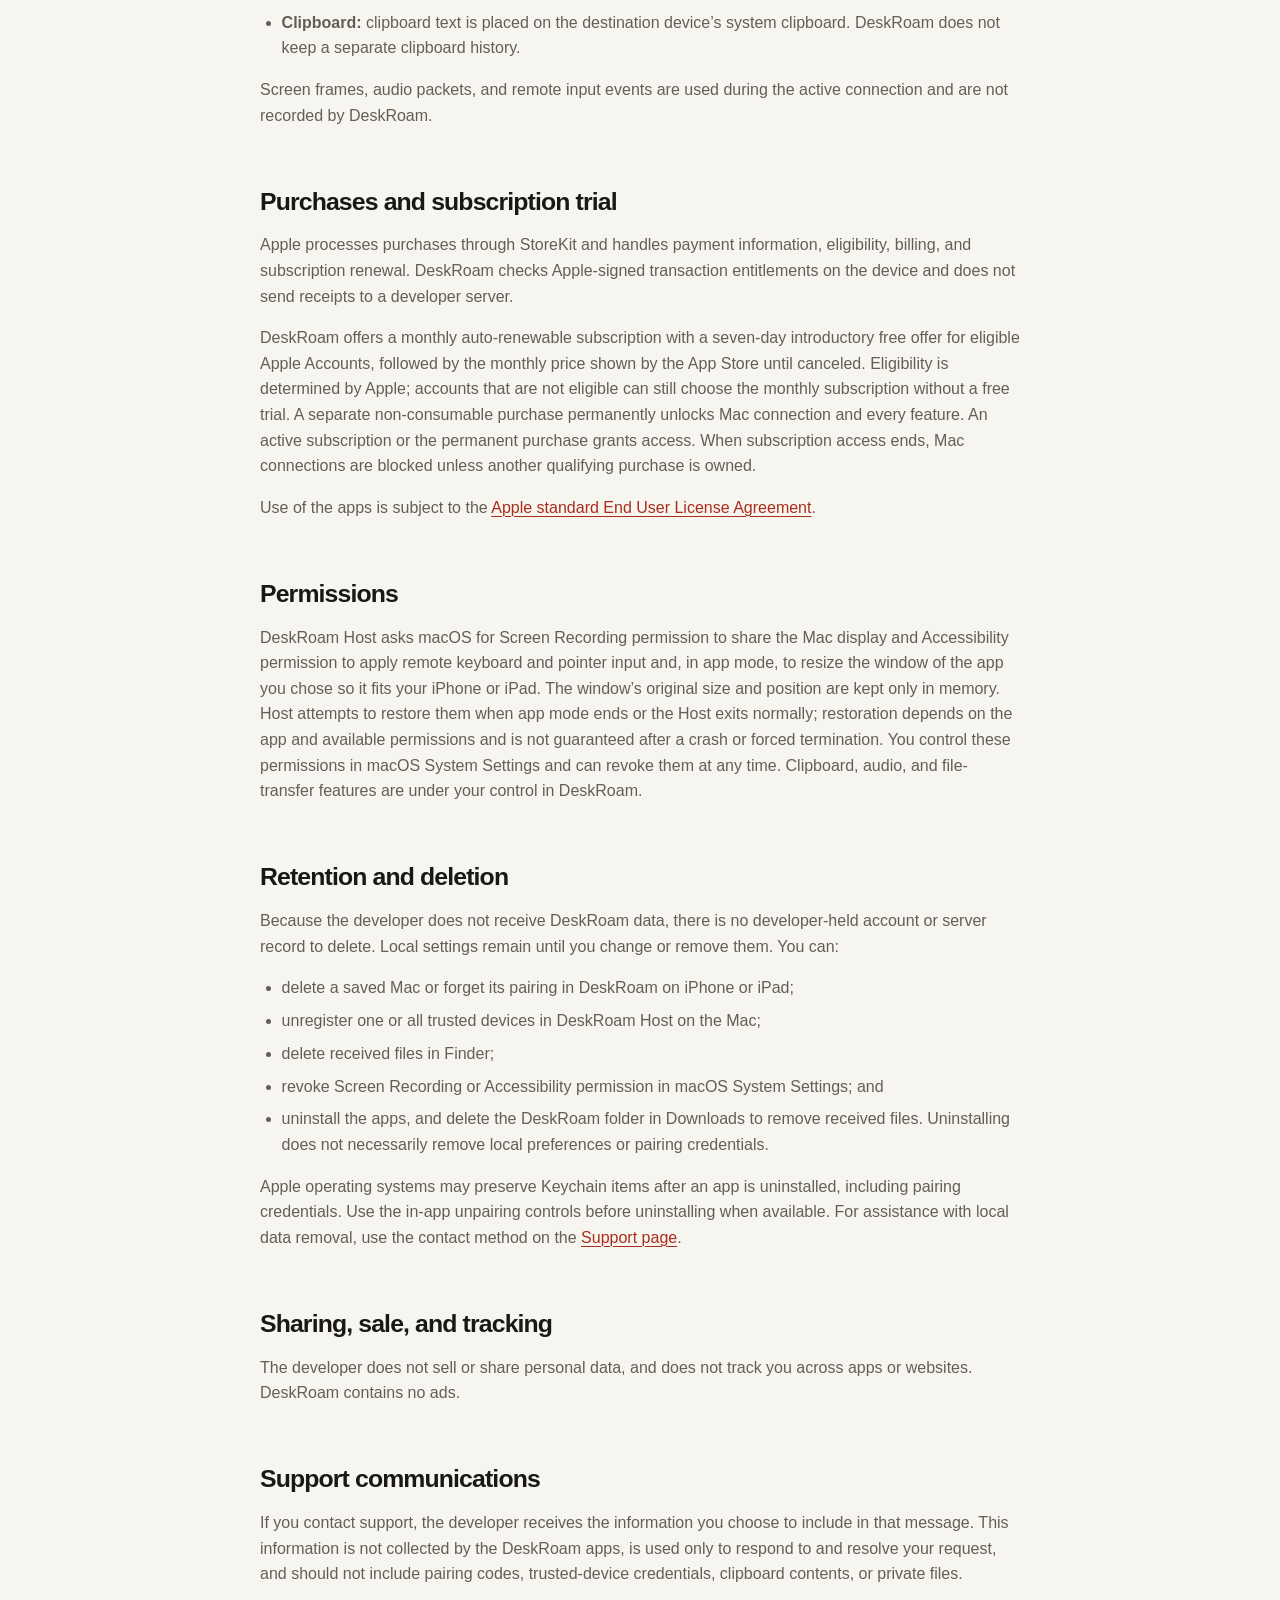
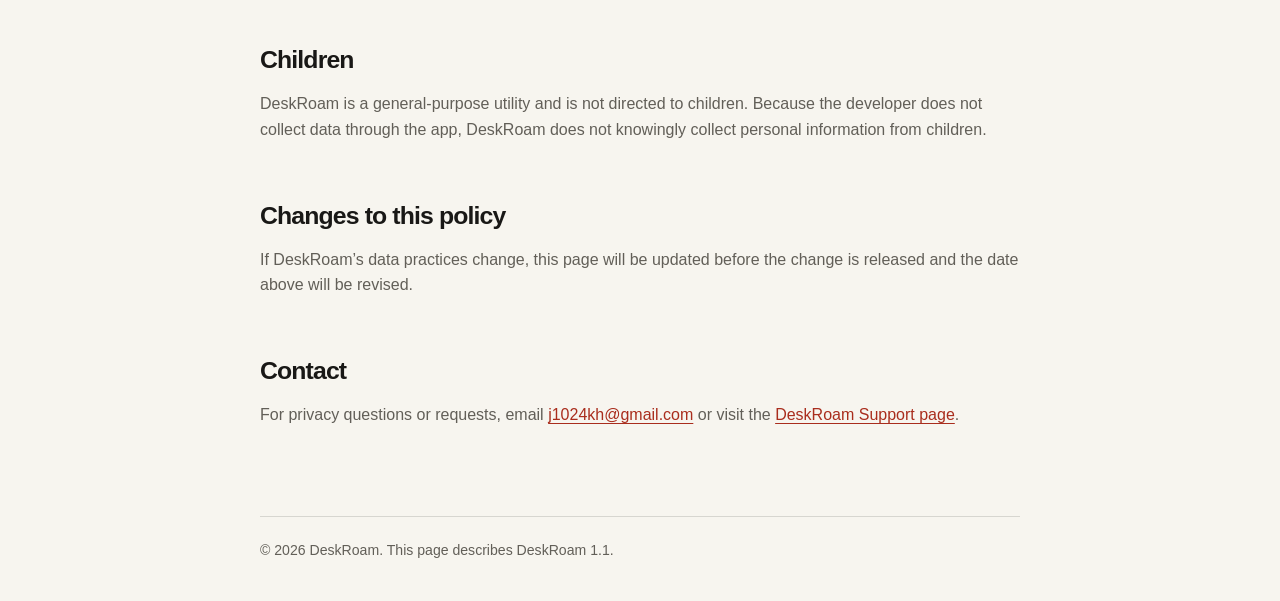
<file: privacy.html>
<!doctype html>
<html lang="en">
<head>
  <meta charset="utf-8">
  <meta name="viewport" content="width=device-width, initial-scale=1">
  <meta name="description" content="DeskRoam privacy policy">
  <title>Privacy Policy — DeskRoam</title>
  <link rel="stylesheet" href="assets/site.css">
</head>
<body>
  <header class="site-header">
    <a class="brand" href="index.html">DeskRoam</a>
    <nav aria-label="Site navigation">
      <a href="index.html">Home</a>
      <a aria-current="page" href="privacy.html">Privacy</a>
      <a href="support.html">Support</a>
    </nav>
  </header>

  <main>
    <p class="eyebrow">Privacy</p>
    <h1>Privacy Policy</h1>
    <p class="lede">DeskRoam is designed to work directly between devices you control. The developer does not operate a service that receives your screen, audio, clipboard, files, or input.</p>
    <p class="updated">Effective and last updated: October 17, 2026</p>

    <div class="summary">
      <p><strong>In short:</strong> no developer data collection, no tracking, no advertising, no analytics, and no DeskRoam account. App settings and credentials stay on your devices. When you use a remote feature, its content travels directly between your iPhone or iPad and your Mac over an encrypted connection.</p>
    </div>

    <h2>Who this policy covers</h2>
    <p>This policy covers the DeskRoam app for iPhone and iPad and the companion DeskRoam Host app for Mac. “Developer” in this policy means the publisher of DeskRoam.</p>

    <h2>Data the developer collects</h2>
    <p>The developer does not collect personal data through DeskRoam. DeskRoam has no developer-operated backend, user accounts, analytics, advertising, tracking, or third-party telemetry SDK. The developer does not receive your device-to-device session content.</p>

    <h2>Data used between your devices</h2>
    <p>DeskRoam connects an iPhone or iPad to a Mac you choose. Depending on the features you enable, the connection can carry:</p>
    <ul>
      <li>the Mac’s screen and optional Mac audio to your iPhone or iPad;</li>
      <li>keyboard, pointer, scroll, shortcut, and system-command input to your Mac;</li>
      <li>clipboard text when you choose to send it or enable clipboard synchronization; and</li>
      <li>files that you explicitly select to send to the Mac.</li>
    </ul>
    <p>This content is used only to provide the feature you requested. It is sent directly between your devices using TLS with a pre-shared key derived from the pairing code or trusted-device credential. A device without the shared secret cannot complete the encrypted connection. DeskRoam does not route this content through a developer server.</p>

    <h2>Data stored on your devices</h2>
    <p>DeskRoam stores only what it needs locally:</p>
    <ul>
      <li><strong>Keychain:</strong> pairing secrets and trusted-device credentials. StoreKit transaction entitlements are checked on the device; DeskRoam does not keep a local trial clock or trial record.</li>
      <li><strong>App preferences:</strong> settings, keyboard layouts, saved Mac names and addresses, selected options, and recent connection details are stored in the app’s local preferences.</li>
      <li><strong>Received files:</strong> a file you send is saved in the DeskRoam folder inside your Mac’s Downloads folder and revealed in Finder. Incomplete transfers are removed.</li>
      <li><strong>Clipboard:</strong> clipboard text is placed on the destination device’s system clipboard. DeskRoam does not keep a separate clipboard history.</li>
    </ul>
    <p>Screen frames, audio packets, and remote input events are used during the active connection and are not recorded by DeskRoam.</p>

    <h2>Purchases and subscription trial</h2>
    <p>Apple processes purchases through StoreKit and handles payment information, eligibility, billing, and subscription renewal. DeskRoam checks Apple-signed transaction entitlements on the device and does not send receipts to a developer server.</p>
    <p>DeskRoam offers a monthly auto-renewable subscription with a seven-day introductory free offer for eligible Apple Accounts, followed by the monthly price shown by the App Store until canceled. Eligibility is determined by Apple; accounts that are not eligible can still choose the monthly subscription without a free trial. A separate non-consumable purchase permanently unlocks Mac connection and every feature. An active subscription or the permanent purchase grants access. When subscription access ends, Mac connections are blocked unless another qualifying purchase is owned.</p>

    <p>Use of the apps is subject to the <a href="https://www.apple.com/legal/internet-services/itunes/dev/stdeula/">Apple standard End User License Agreement</a>.</p>

    <h2>Permissions</h2>
    <p>DeskRoam Host asks macOS for Screen Recording permission to share the Mac display and Accessibility permission to apply remote keyboard and pointer input and, in app mode, to resize the window of the app you chose so it fits your iPhone or iPad. The window’s original size and position are kept only in memory. Host attempts to restore them when app mode ends or the Host exits normally; restoration depends on the app and available permissions and is not guaranteed after a crash or forced termination. You control these permissions in macOS System Settings and can revoke them at any time. Clipboard, audio, and file-transfer features are under your control in DeskRoam.</p>

    <h2>Retention and deletion</h2>
    <p>Because the developer does not receive DeskRoam data, there is no developer-held account or server record to delete. Local settings remain until you change or remove them. You can:</p>
    <ul>
      <li>delete a saved Mac or forget its pairing in DeskRoam on iPhone or iPad;</li>
      <li>unregister one or all trusted devices in DeskRoam Host on the Mac;</li>
      <li>delete received files in Finder;</li>
      <li>revoke Screen Recording or Accessibility permission in macOS System Settings; and</li>
      <li>uninstall the apps, and delete the DeskRoam folder in Downloads to remove received files. Uninstalling does not necessarily remove local preferences or pairing credentials.</li>
    </ul>
    <p>Apple operating systems may preserve Keychain items after an app is uninstalled, including pairing credentials. Use the in-app unpairing controls before uninstalling when available. For assistance with local data removal, use the contact method on the <a href="support.html">Support page</a>.</p>

    <h2>Sharing, sale, and tracking</h2>
    <p>The developer does not sell or share personal data, and does not track you across apps or websites. DeskRoam contains no ads.</p>

    <h2>Support communications</h2>
    <p>If you contact support, the developer receives the information you choose to include in that message. This information is not collected by the DeskRoam apps, is used only to respond to and resolve your request, and should not include pairing codes, trusted-device credentials, clipboard contents, or private files.</p>

    <h2>Children</h2>
    <p>DeskRoam is a general-purpose utility and is not directed to children. Because the developer does not collect data through the app, DeskRoam does not knowingly collect personal information from children.</p>

    <h2>Changes to this policy</h2>
    <p>If DeskRoam’s data practices change, this page will be updated before the change is released and the date above will be revised.</p>

    <h2>Contact</h2>
    <p>For privacy questions or requests, email <a href="mailto:j1024kh@gmail.com">j1024kh@gmail.com</a> or visit the <a href="support.html">DeskRoam Support page</a>.</p>
  </main>

  <footer class="site-footer">© 2026 DeskRoam. This page describes DeskRoam 1.1.</footer>
</body>
</html>
</file>
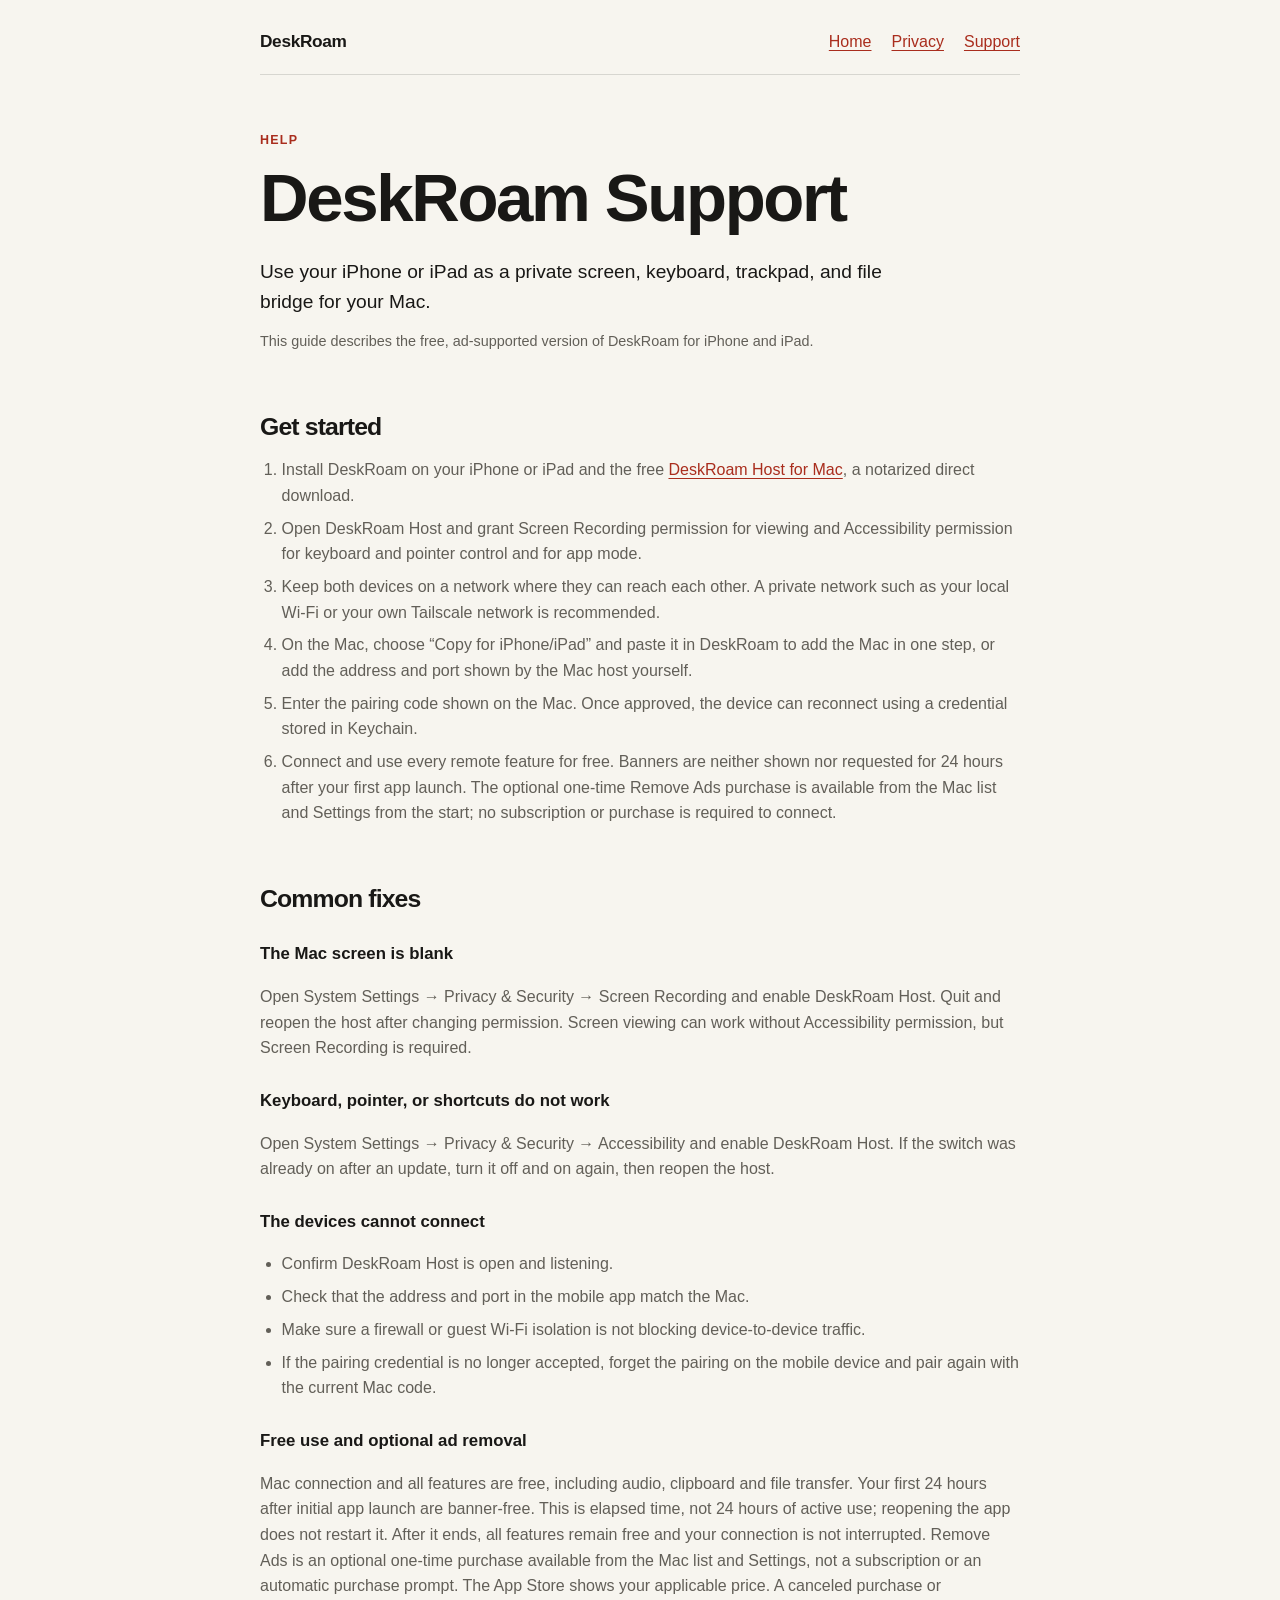
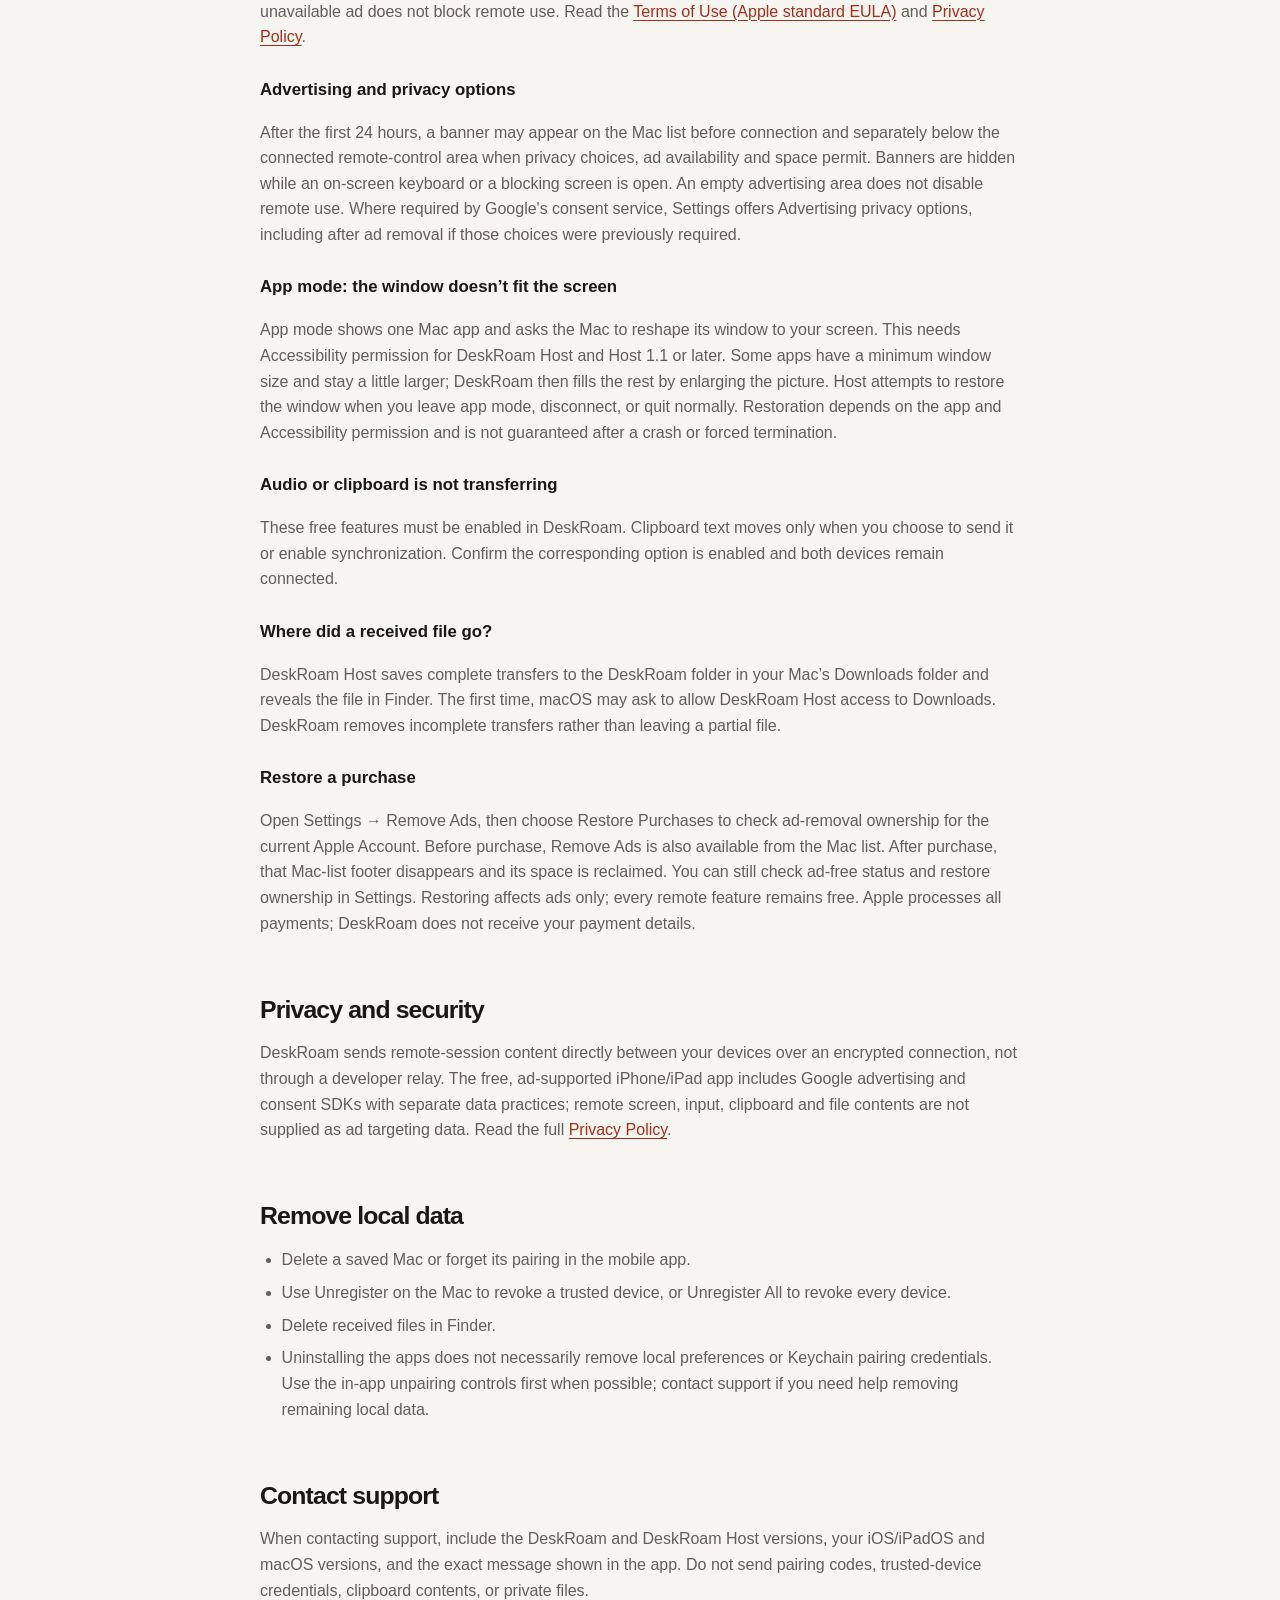
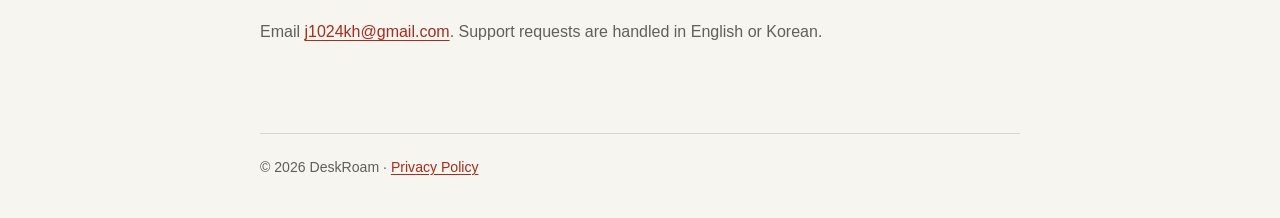
<file: support.html>
<!doctype html>
<html lang="en">
<head>
  <meta charset="utf-8">
  <meta name="viewport" content="width=device-width, initial-scale=1">
  <meta name="description" content="Setup, troubleshooting, and support for DeskRoam">
  <title>Support — DeskRoam</title>
  <link rel="stylesheet" href="assets/site.css">
</head>
<body>
  <header class="site-header">
    <a class="brand" href="index.html">DeskRoam</a>
    <nav aria-label="Site navigation">
      <a href="index.html">Home</a>
      <a href="privacy-ad-supported.html">Privacy</a>
      <a aria-current="page" href="support.html">Support</a>
    </nav>
  </header>

  <main>
    <p class="eyebrow">Help</p>
    <h1>DeskRoam Support</h1>
    <p class="lede">Use your iPhone or iPad as a private screen, keyboard, trackpad, and file bridge for your Mac.</p>
    <p class="updated">This guide describes the free, ad-supported version of DeskRoam for iPhone and iPad.</p>

    <h2>Get started</h2>
    <ol>
      <li>Install DeskRoam on your iPhone or iPad and the free <a href="host.html">DeskRoam Host for Mac</a>, a notarized direct download.</li>
      <li>Open DeskRoam Host and grant Screen Recording permission for viewing and Accessibility permission for keyboard and pointer control and for app mode.</li>
      <li>Keep both devices on a network where they can reach each other. A private network such as your local Wi-Fi or your own Tailscale network is recommended.</li>
      <li>On the Mac, choose “Copy for iPhone/iPad” and paste it in DeskRoam to add the Mac in one step, or add the address and port shown by the Mac host yourself.</li>
      <li>Enter the pairing code shown on the Mac. Once approved, the device can reconnect using a credential stored in Keychain.</li>
      <li>Connect and use every remote feature for free. Banners are neither shown nor requested for 24 hours after your first app launch. The optional one-time Remove Ads purchase is available from the Mac list and Settings from the start; no subscription or purchase is required to connect.</li>
    </ol>

    <h2>Common fixes</h2>

    <h3>The Mac screen is blank</h3>
    <p>Open System Settings → Privacy &amp; Security → Screen Recording and enable DeskRoam Host. Quit and reopen the host after changing permission. Screen viewing can work without Accessibility permission, but Screen Recording is required.</p>

    <h3>Keyboard, pointer, or shortcuts do not work</h3>
    <p>Open System Settings → Privacy &amp; Security → Accessibility and enable DeskRoam Host. If the switch was already on after an update, turn it off and on again, then reopen the host.</p>

    <h3>The devices cannot connect</h3>
    <ul>
      <li>Confirm DeskRoam Host is open and listening.</li>
      <li>Check that the address and port in the mobile app match the Mac.</li>
      <li>Make sure a firewall or guest Wi-Fi isolation is not blocking device-to-device traffic.</li>
      <li>If the pairing credential is no longer accepted, forget the pairing on the mobile device and pair again with the current Mac code.</li>
    </ul>

    <h3>Free use and optional ad removal</h3>
    <p>Mac connection and all features are free, including audio, clipboard and file transfer. Your first 24 hours after initial app launch are banner-free. This is elapsed time, not 24 hours of active use; reopening the app does not restart it. After it ends, all features remain free and your connection is not interrupted. Remove Ads is an optional one-time purchase available from the Mac list and Settings, not a subscription or an automatic purchase prompt. The App Store shows your applicable price. A canceled purchase or unavailable ad does not block remote use. Read the <a href="https://www.apple.com/legal/internet-services/itunes/dev/stdeula/">Terms of Use (Apple standard EULA)</a> and <a href="privacy-ad-supported.html">Privacy Policy</a>.</p>

    <h3>Advertising and privacy options</h3>
    <p>After the first 24 hours, a banner may appear on the Mac list before connection and separately below the connected remote-control area when privacy choices, ad availability and space permit. Banners are hidden while an on-screen keyboard or a blocking screen is open. An empty advertising area does not disable remote use. Where required by Google's consent service, Settings offers Advertising privacy options, including after ad removal if those choices were previously required.</p>

    <h3>App mode: the window doesn’t fit the screen</h3>
    <p>App mode shows one Mac app and asks the Mac to reshape its window to your screen. This needs Accessibility permission for DeskRoam Host and Host 1.1 or later. Some apps have a minimum window size and stay a little larger; DeskRoam then fills the rest by enlarging the picture. Host attempts to restore the window when you leave app mode, disconnect, or quit normally. Restoration depends on the app and Accessibility permission and is not guaranteed after a crash or forced termination.</p>

    <h3>Audio or clipboard is not transferring</h3>
    <p>These free features must be enabled in DeskRoam. Clipboard text moves only when you choose to send it or enable synchronization. Confirm the corresponding option is enabled and both devices remain connected.</p>

    <h3>Where did a received file go?</h3>
    <p>DeskRoam Host saves complete transfers to the DeskRoam folder in your Mac’s Downloads folder and reveals the file in Finder. The first time, macOS may ask to allow DeskRoam Host access to Downloads. DeskRoam removes incomplete transfers rather than leaving a partial file.</p>

    <h3>Restore a purchase</h3>
    <p>Open Settings → Remove Ads, then choose Restore Purchases to check ad-removal ownership for the current Apple Account. Before purchase, Remove Ads is also available from the Mac list. After purchase, that Mac-list footer disappears and its space is reclaimed. You can still check ad-free status and restore ownership in Settings. Restoring affects ads only; every remote feature remains free. Apple processes all payments; DeskRoam does not receive your payment details.</p>

    <h2>Privacy and security</h2>
    <p>DeskRoam sends remote-session content directly between your devices over an encrypted connection, not through a developer relay. The free, ad-supported iPhone/iPad app includes Google advertising and consent SDKs with separate data practices; remote screen, input, clipboard and file contents are not supplied as ad targeting data. Read the full <a href="privacy-ad-supported.html">Privacy Policy</a>.</p>

    <h2>Remove local data</h2>
    <ul>
      <li>Delete a saved Mac or forget its pairing in the mobile app.</li>
      <li>Use Unregister on the Mac to revoke a trusted device, or Unregister All to revoke every device.</li>
      <li>Delete received files in Finder.</li>
      <li>Uninstalling the apps does not necessarily remove local preferences or Keychain pairing credentials. Use the in-app unpairing controls first when possible; contact support if you need help removing remaining local data.</li>
    </ul>

    <h2>Contact support</h2>
    <p>When contacting support, include the DeskRoam and DeskRoam Host versions, your iOS/iPadOS and macOS versions, and the exact message shown in the app. Do not send pairing codes, trusted-device credentials, clipboard contents, or private files.</p>

    <p>Email <a href="mailto:j1024kh@gmail.com">j1024kh@gmail.com</a>. Support requests are handled in English or Korean.</p>
  </main>

  <footer class="site-footer">© 2026 DeskRoam · <a href="privacy-ad-supported.html">Privacy Policy</a></footer>
</body>
</html>
</file>
<file: assets/site.css>
:root {
  color-scheme: light dark;
  --background: #f7f5ef;
  --surface: rgba(255, 255, 255, 0.78);
  --text: #191816;
  --muted: #625f58;
  --line: rgba(25, 24, 22, 0.14);
  --accent: #d24835;
  --accent-strong: #a92d1d;
  --notice: #fff1c7;
  --notice-text: #5f4300;
  --content-width: 760px;
  font-family: -apple-system, BlinkMacSystemFont, "SF Pro Text", "Segoe UI", sans-serif;
}

* {
  box-sizing: border-box;
}

html {
  background: var(--background);
  line-height: 1.6;
  -webkit-text-size-adjust: 100%;
}

body {
  color: var(--text);
  margin: 0;
}

a {
  color: var(--accent-strong);
  text-decoration-thickness: 0.08em;
  text-underline-offset: 0.16em;
}

a:hover {
  color: var(--accent);
}

a:focus-visible {
  border-radius: 3px;
  outline: 3px solid color-mix(in srgb, var(--accent), transparent 55%);
  outline-offset: 3px;
}

.site-header,
main,
.site-footer {
  margin-inline: auto;
  max-width: var(--content-width);
  width: calc(100% - 40px);
}

.site-header {
  align-items: center;
  border-bottom: 1px solid var(--line);
  display: flex;
  justify-content: space-between;
  padding-block: 28px 18px;
}

.brand {
  color: var(--text);
  font-size: 1.08rem;
  font-weight: 750;
  letter-spacing: -0.02em;
  text-decoration: none;
}

nav {
  display: flex;
  gap: 20px;
}

main {
  padding-block: 56px 72px;
}

.eyebrow {
  color: var(--accent-strong);
  font-size: 0.78rem;
  font-weight: 760;
  letter-spacing: 0.1em;
  margin: 0 0 8px;
  text-transform: uppercase;
}

h1,
h2 {
  letter-spacing: -0.035em;
  line-height: 1.16;
}

h1 {
  font-size: clamp(2.35rem, 8vw, 4.2rem);
  margin: 0;
}

h2 {
  font-size: 1.55rem;
  margin: 2.4em 0 0.6em;
}

h3 {
  font-size: 1.05rem;
  margin: 1.6em 0 0.3em;
}

p,
li {
  color: var(--muted);
}

.lede {
  color: var(--text);
  font-size: 1.2rem;
  margin: 20px 0 12px;
  max-width: 650px;
}

.updated {
  color: var(--muted);
  font-size: 0.9rem;
  margin-top: 8px;
}

.summary,
.notice {
  border: 1px solid var(--line);
  border-radius: 18px;
  margin-block: 32px;
  padding: 22px 24px;
}

.summary {
  background: var(--surface);
}

.summary p,
.notice p {
  margin: 0;
}

.notice {
  background: var(--notice);
  border-color: color-mix(in srgb, var(--notice-text), transparent 70%);
}

.notice,
.notice p,
.notice strong {
  color: var(--notice-text);
}

ul,
ol {
  padding-left: 1.35rem;
}

li + li {
  margin-top: 0.45rem;
}

code {
  background: color-mix(in srgb, var(--text), transparent 92%);
  border-radius: 5px;
  color: var(--text);
  font: 0.9em ui-monospace, "SFMono-Regular", Menlo, monospace;
  padding: 0.12em 0.32em;
}

.site-footer {
  border-top: 1px solid var(--line);
  color: var(--muted);
  font-size: 0.88rem;
  padding-block: 22px 40px;
}

@media (prefers-color-scheme: dark) {
  :root {
    --background: #151412;
    --surface: rgba(255, 255, 255, 0.05);
    --text: #f4f1ea;
    --muted: #bcb7ae;
    --line: rgba(255, 255, 255, 0.15);
    --accent: #ff806b;
    --accent-strong: #ff9d8d;
    --notice: #322b17;
    --notice-text: #f7d979;
  }
}

@media (max-width: 560px) {
  .site-header {
    align-items: flex-start;
    gap: 16px;
  }

  nav {
    flex-direction: column;
    gap: 3px;
    text-align: right;
  }

  main {
    padding-block: 40px 56px;
  }

  .summary,
  .notice {
    border-radius: 14px;
    padding: 18px;
  }
}

@media print {
  :root {
    color-scheme: light;
  }

  .site-header,
  main,
  .site-footer {
    max-width: none;
    width: 100%;
  }

  .site-header nav {
    display: none;
  }
}
</file>
